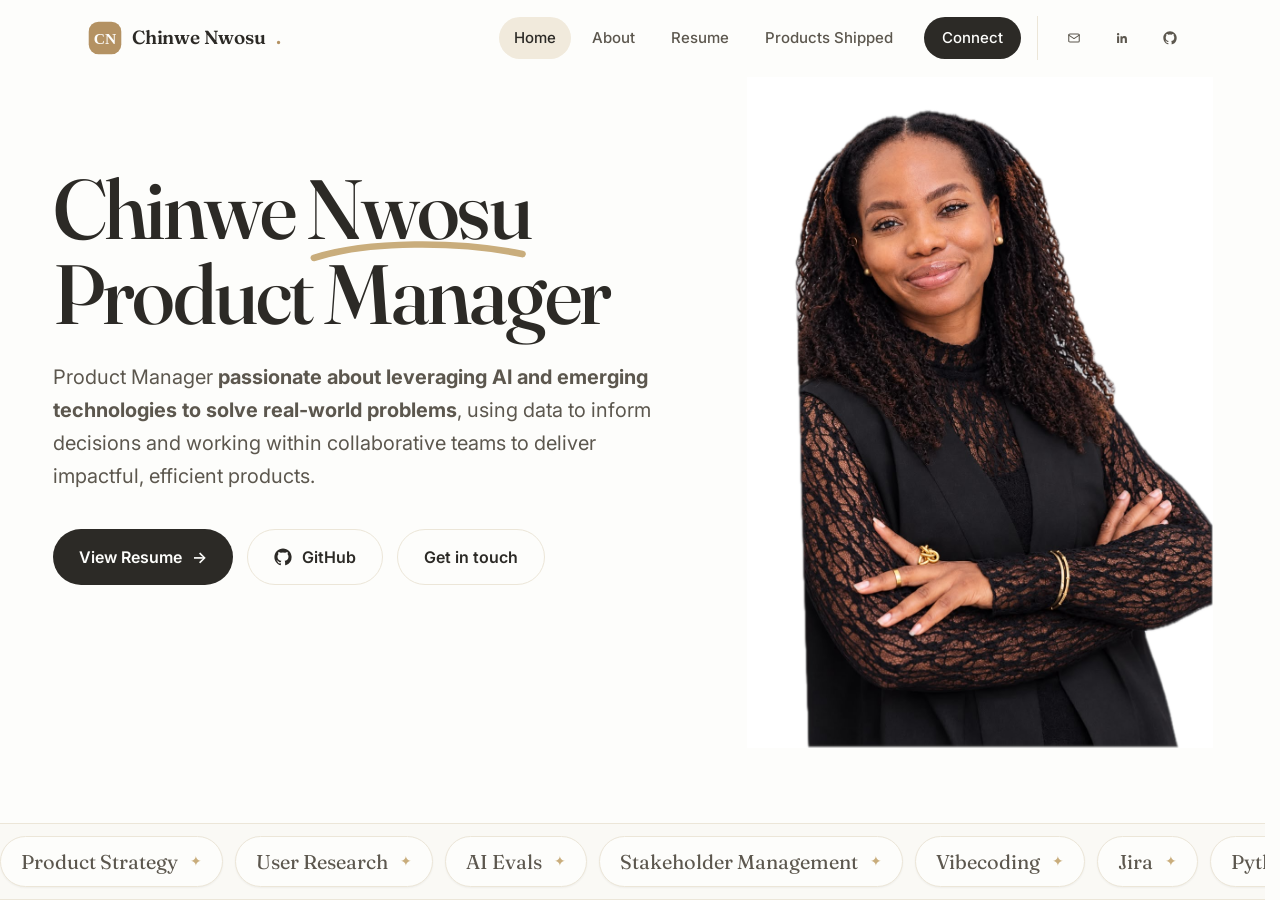
<file: index.html>
<!DOCTYPE html>
<html lang="en">
<head>
  <meta charset="UTF-8">
  <meta name="viewport" content="width=device-width, initial-scale=1.0">
  <title>Chinwe Nwosu — Product Manager</title>
  <meta name="description" content="Product Manager passionate about leveraging AI and emerging technologies to solve real-world problems.">
  <link rel="icon" type="image/svg+xml" href="images/logo.svg">
  <link rel="preconnect" href="https://fonts.googleapis.com">
  <link rel="preconnect" href="https://fonts.gstatic.com" crossorigin>
  <link href="https://fonts.googleapis.com/css2?family=Inter:wght@400;500;600;700&family=Fraunces:opsz,wght@9..144,400;9..144,500;9..144,600&display=swap" rel="stylesheet">
  <link rel="stylesheet" href="css/style.css">
</head>
<body class="home">

  <!-- ================= NAV ================= -->
  <header class="site-header">
    <div class="nav-inner">
      <a href="index.html" class="brand">
        <img src="images/logo.svg" alt="CN logo">Chinwe Nwosu<span class="dot">.</span>
      </a>

      <button class="nav-toggle" aria-label="Toggle menu" aria-expanded="false">
        <span></span><span></span><span></span>
      </button>

      <nav class="nav-links">
        <a href="index.html" class="active">Home</a>
        <a href="about.html">About</a>
        <a href="resume.html">Resume</a>
        <a href="products.html">Products Shipped</a>
        <a href="connect.html" class="nav-cta">Connect</a>

        <!-- Social icons -->
        <span class="nav-social">
          <a href="mailto:chinwenwosu73@gmail.com" aria-label="Email">
            <svg viewBox="0 0 24 24" fill="none" stroke="currentColor" stroke-width="1.8" stroke-linecap="round" stroke-linejoin="round"><rect x="3" y="5" width="18" height="14" rx="2"/><path d="M3 7l9 6 9-6"/></svg>
          </a>
          <a href="https://www.linkedin.com/in/chinwe-nwosu-0a4b8117b/" target="_blank" rel="noopener" aria-label="LinkedIn">
            <svg viewBox="0 0 24 24" fill="currentColor"><path d="M20.45 20.45h-3.55v-5.57c0-1.33-.03-3.04-1.85-3.04-1.86 0-2.14 1.45-2.14 2.94v5.67H9.35V9h3.41v1.56h.05c.47-.9 1.63-1.85 3.36-1.85 3.6 0 4.27 2.37 4.27 5.45v6.29zM5.34 7.43a2.06 2.06 0 1 1 0-4.12 2.06 2.06 0 0 1 0 4.12zM7.12 20.45H3.55V9h3.57v11.45z"/></svg>
          </a>
          <a href="https://github.com/chinwenwosu73-netizen?tab=repositories" target="_blank" rel="noopener" aria-label="GitHub">
            <svg viewBox="0 0 24 24" fill="currentColor"><path d="M12 .5C5.65.5.5 5.65.5 12c0 5.08 3.29 9.39 7.86 10.91.58.11.79-.25.79-.55v-1.94c-3.2.7-3.87-1.54-3.87-1.54-.52-1.33-1.28-1.68-1.28-1.68-1.04-.71.08-.7.08-.7 1.15.08 1.76 1.18 1.76 1.18 1.03 1.76 2.69 1.25 3.35.96.1-.75.4-1.25.72-1.54-2.55-.29-5.23-1.28-5.23-5.68 0-1.26.45-2.28 1.18-3.09-.12-.29-.51-1.46.11-3.05 0 0 .96-.31 3.15 1.18a10.9 10.9 0 0 1 5.74 0c2.19-1.49 3.15-1.18 3.15-1.18.62 1.59.23 2.76.11 3.05.74.81 1.18 1.83 1.18 3.09 0 4.41-2.69 5.38-5.25 5.67.41.35.77 1.05.77 2.12v3.15c0 .3.2.66.8.55A11.52 11.52 0 0 0 23.5 12C23.5 5.65 18.35.5 12 .5z"/></svg>
          </a>
        </span>
      </nav>
    </div>
  </header>

  <!-- ================= HERO ================= -->
  <section class="hero">
    <div class="hero-bg"></div>

    <div class="wrap hero-inner">
      <div class="hero-copy">
        <h1 class="reveal" data-delay="1">
          Chinwe <span class="hl">Nwosu<svg viewBox="0 0 220 30" preserveAspectRatio="none" aria-hidden="true"><path d="M8 24 C 60 6, 150 6, 212 20"/></svg></span>
          <br>
          Product Manager
        </h1>
        <p class="lede reveal" data-delay="2">
          Product Manager <strong>passionate about leveraging AI and emerging technologies to solve real-world problems</strong>, using data to inform decisions and working within collaborative teams to deliver impactful, efficient products.
        </p>

        <div class="hero-actions reveal" data-delay="3">
          <a href="resume.html" class="btn btn-primary">View Resume <span class="arr">→</span></a>
          <a href="https://github.com/chinwenwosu73-netizen?tab=repositories" target="_blank" rel="noopener" class="btn btn-ghost">
            <svg viewBox="0 0 24 24" fill="currentColor" aria-hidden="true"><path d="M12 .5C5.65.5.5 5.65.5 12c0 5.08 3.29 9.39 7.86 10.91.58.11.79-.25.79-.55v-1.94c-3.2.7-3.87-1.54-3.87-1.54-.52-1.33-1.28-1.68-1.28-1.68-1.04-.71.08-.7.08-.7 1.15.08 1.76 1.18 1.76 1.18 1.03 1.76 2.69 1.25 3.35.96.1-.75.4-1.25.72-1.54-2.55-.29-5.23-1.28-5.23-5.68 0-1.26.45-2.28 1.18-3.09-.12-.29-.51-1.46.11-3.05 0 0 .96-.31 3.15 1.18a10.9 10.9 0 0 1 5.74 0c2.19-1.49 3.15-1.18 3.15-1.18.62 1.59.23 2.76.11 3.05.74.81 1.18 1.83 1.18 3.09 0 4.41-2.69 5.38-5.25 5.67.41.35.77 1.05.77 2.12v3.15c0 .3.2.66.8.55A11.52 11.52 0 0 0 23.5 12C23.5 5.65 18.35.5 12 .5z"/></svg>
            GitHub
          </a>
          <button type="button" class="btn btn-ghost" id="openModalBtn">Get in touch</button>
        </div>
      </div>

      <!-- Hero portrait -->
      <div class="hero-photo reveal" data-delay="2">
        <div class="photo-frame">
          <div class="img-holder has-img">
            <img src="images/chinwe-new-headshot-cutout.png" alt="Chinwe Nwosu — portrait">
          </div>
        </div>
      </div>
    </div>
  </section>

  <!-- ================= SKILLS MARQUEE ================= -->
  <div class="marquee" aria-label="Skills and stack">
    <div class="marquee-track">
      <span class="marquee-item">Product Strategy</span>
      <span class="marquee-item">User Research</span>
      <span class="marquee-item">AI Evals</span>
      <span class="marquee-item">Stakeholder Management</span>
      <span class="marquee-item">Vibecoding</span>
      <span class="marquee-item">Jira</span>
      <span class="marquee-item">Python</span>
      <span class="marquee-item">SQL</span>
      <span class="marquee-item">Claude Code</span>
      <span class="marquee-item">Deepseek</span>
      <span class="marquee-item">Cursor</span>
      <span class="marquee-item">GitHub</span>
      <span class="marquee-item">Figma</span>
      <span class="marquee-item">Google Analytics</span>
      <span class="marquee-item">Microsoft Clarity</span>
      <!-- Duplicated for seamless loop -->
      <span class="marquee-item">Product Strategy</span>
      <span class="marquee-item">User Research</span>
      <span class="marquee-item">AI Evals</span>
      <span class="marquee-item">Stakeholder Management</span>
      <span class="marquee-item">Vibecoding</span>
      <span class="marquee-item">Jira</span>
      <span class="marquee-item">Python</span>
      <span class="marquee-item">SQL</span>
      <span class="marquee-item">Claude Code</span>
      <span class="marquee-item">Deepseek</span>
      <span class="marquee-item">Cursor</span>
      <span class="marquee-item">GitHub</span>
      <span class="marquee-item">Figma</span>
      <span class="marquee-item">Google Analytics</span>
      <span class="marquee-item">Microsoft Clarity</span>
    </div>
  </div>

  <!-- ================= MODAL (Get in touch) ================= -->
  <div class="modal-overlay" id="contactModal" role="dialog" aria-modal="true" aria-labelledby="modalTitle">
    <div class="modal" style="position: relative;">
      <button type="button" class="modal-close" id="modalClose" aria-label="Close">✕</button>
      <h3 id="modalTitle">Let's connect</h3>
      <p>I'd love to hear from you — reach out any time.</p>
      <div class="modal-links">
        <a href="mailto:chinwenwosu73@gmail.com">
          <svg viewBox="0 0 24 24" fill="none" stroke="currentColor" stroke-width="1.8" stroke-linecap="round" stroke-linejoin="round"><rect x="3" y="5" width="18" height="14" rx="2"/><path d="M3 7l9 6 9-6"/></svg>
          <span>chinwenwosu73@gmail.com<small>Email</small></span>
        </a>
        <a href="https://www.linkedin.com/in/chinwe-nwosu-0a4b8117b/" target="_blank" rel="noopener">
          <svg viewBox="0 0 24 24" fill="currentColor"><path d="M20.45 20.45h-3.55v-5.57c0-1.33-.03-3.04-1.85-3.04-1.86 0-2.14 1.45-2.14 2.94v5.67H9.35V9h3.41v1.56h.05c.47-.9 1.63-1.85 3.36-1.85 3.6 0 4.27 2.37 4.27 5.45v6.29zM5.34 7.43a2.06 2.06 0 1 1 0-4.12 2.06 2.06 0 0 1 0 4.12zM7.12 20.45H3.55V9h3.57v11.45z"/></svg>
          <span>Chinwe Nwosu<small>LinkedIn</small></span>
        </a>
      </div>
    </div>
  </div>

  <script src="js/main.js"></script>
</body>
</html>
</file>
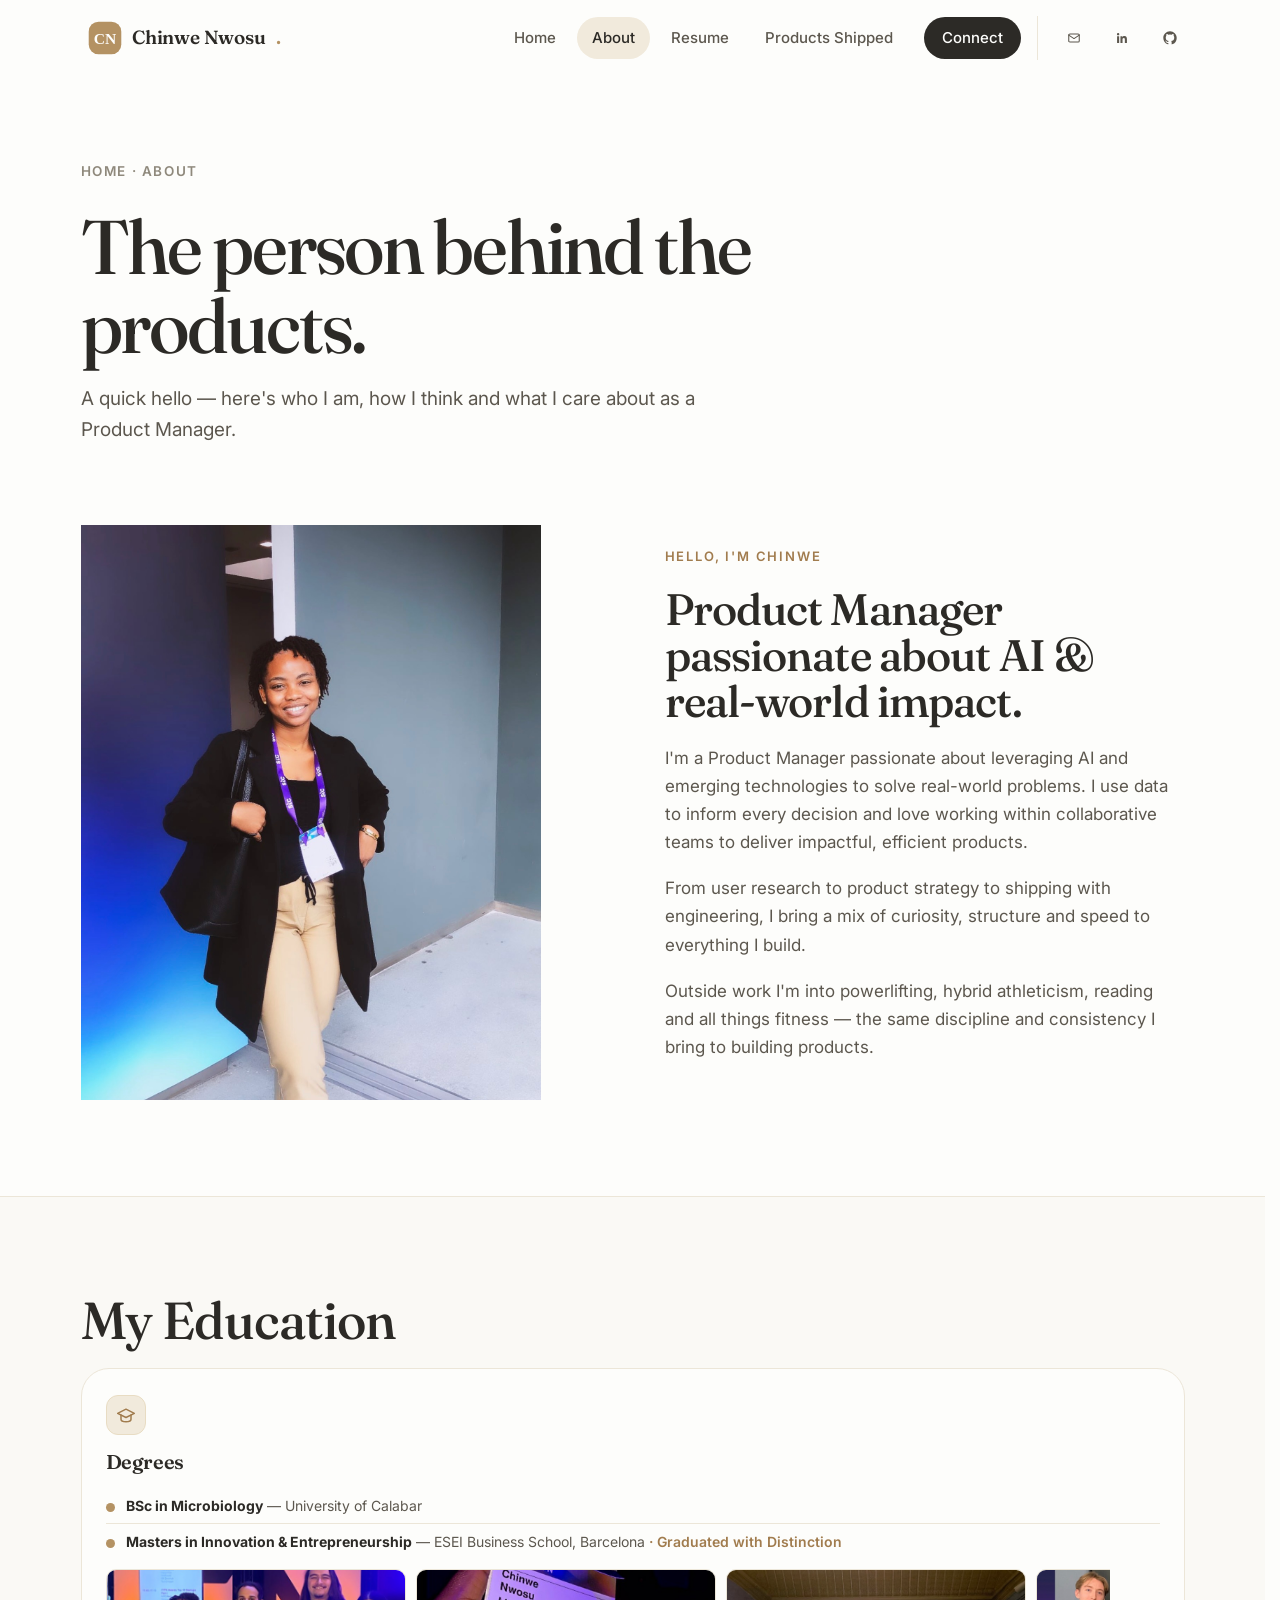
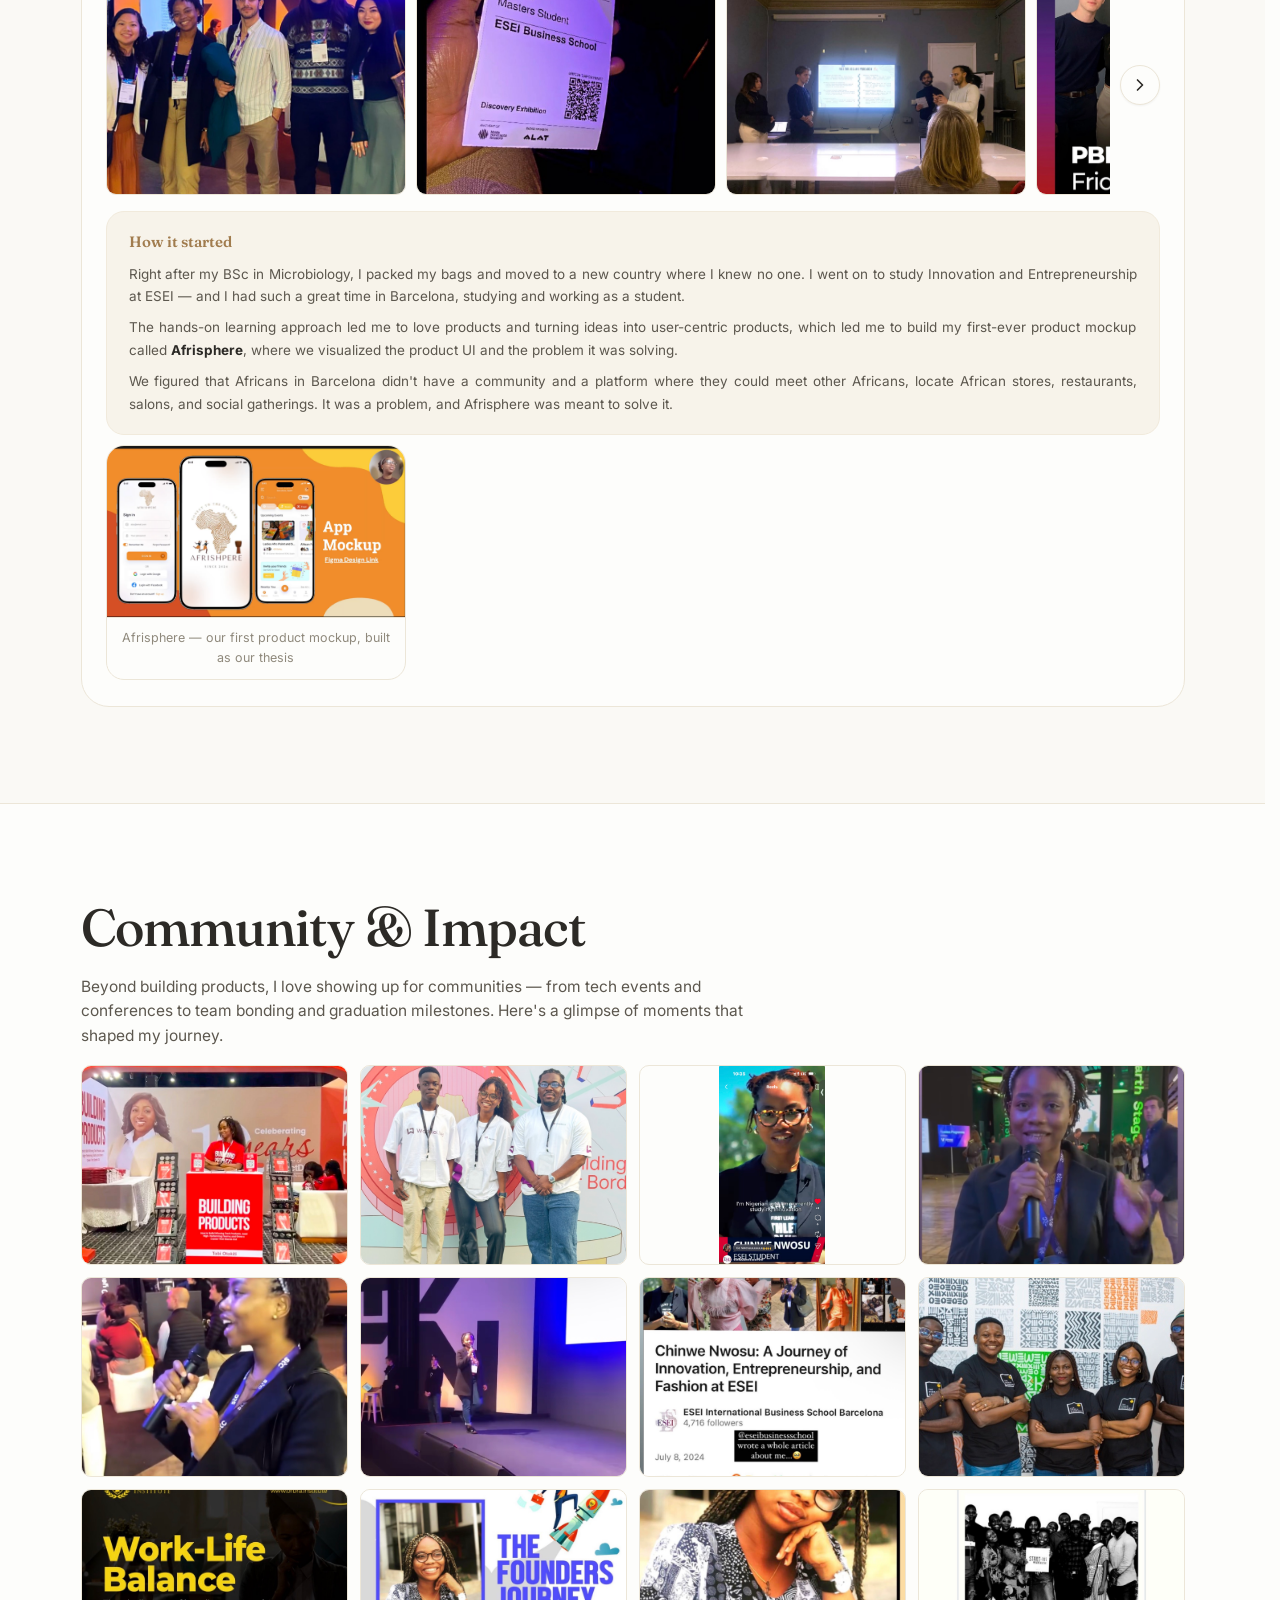
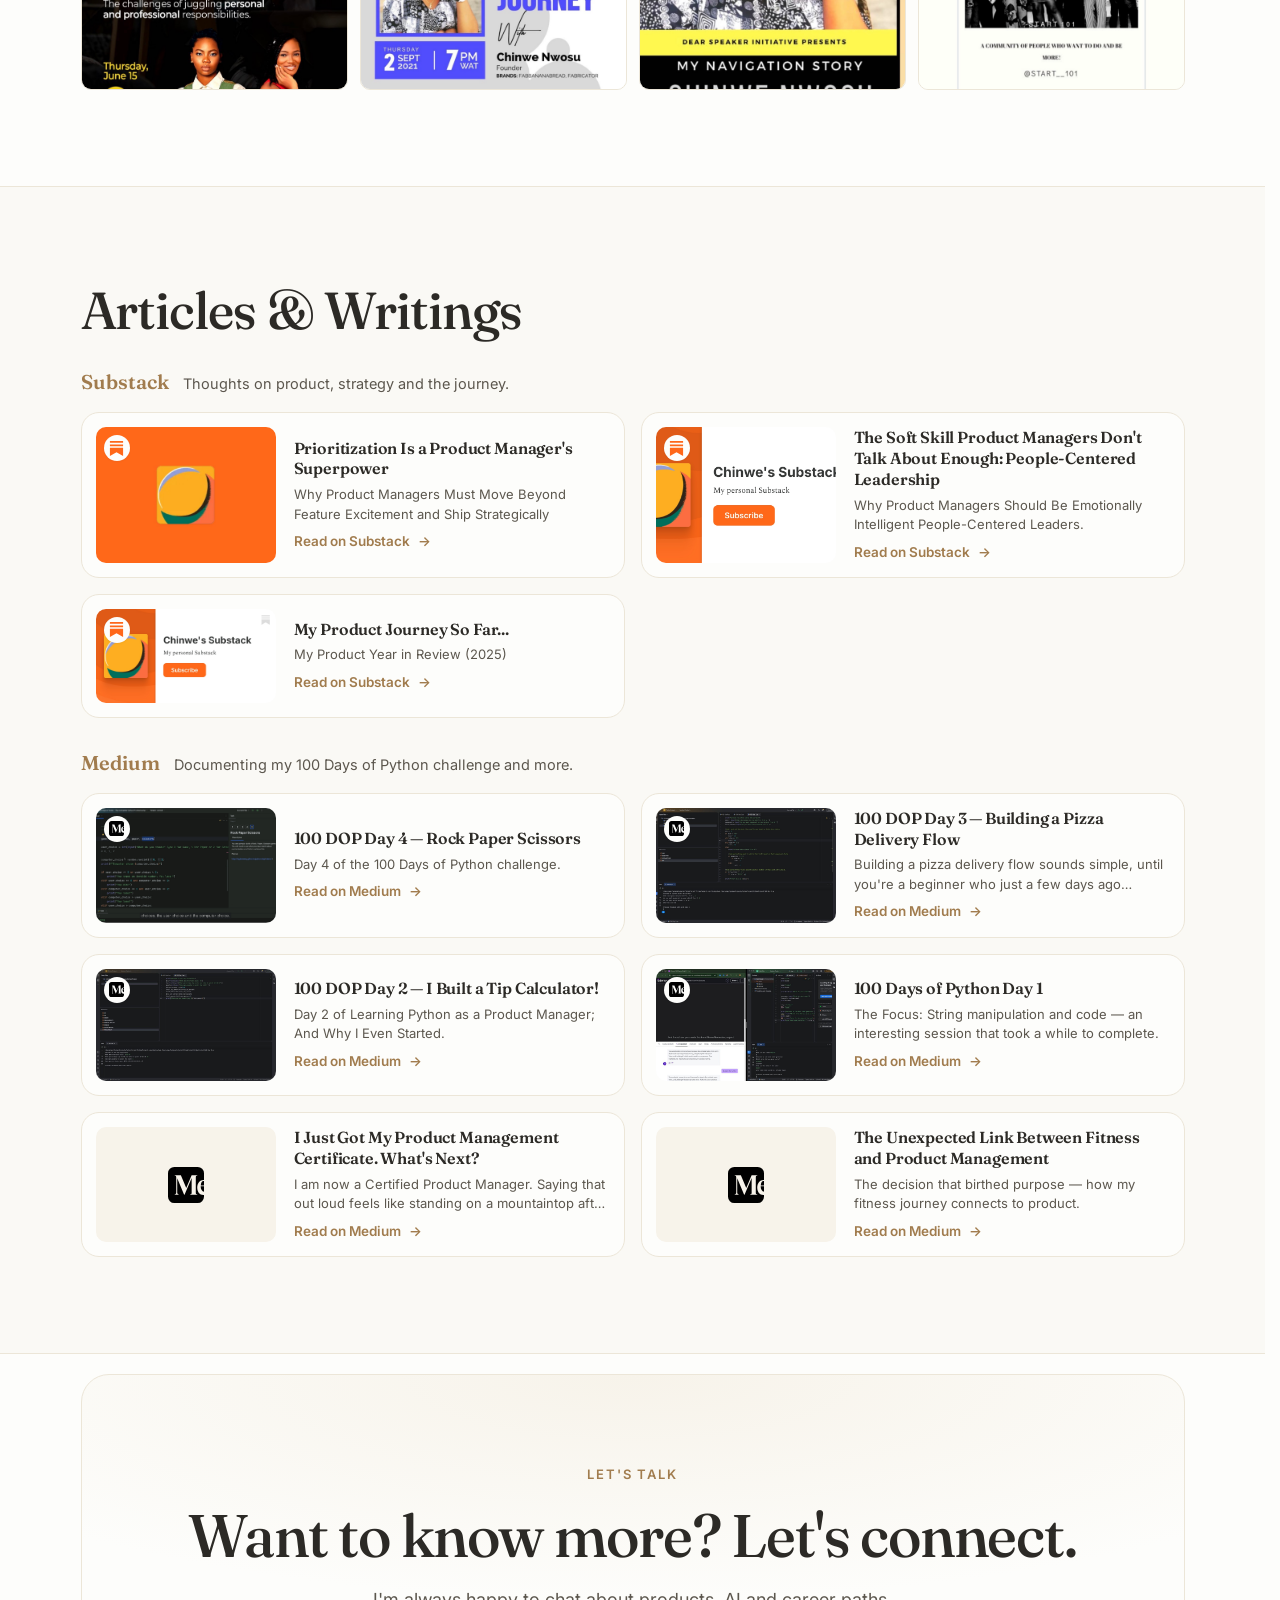
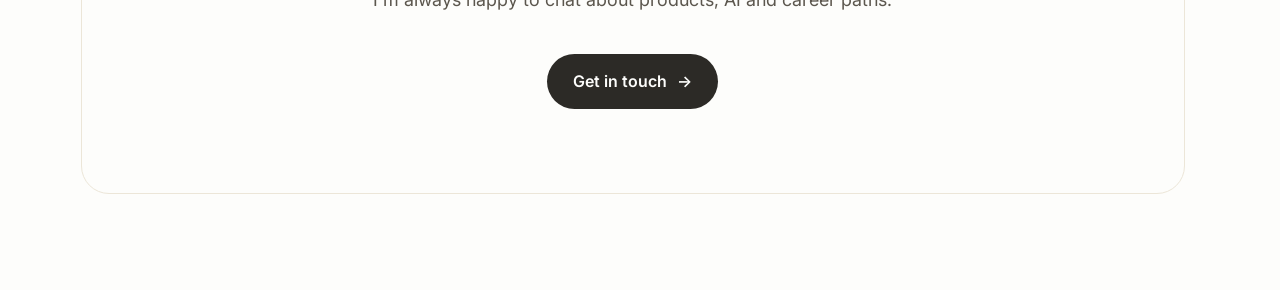
<file: about.html>
<!DOCTYPE html>
<html lang="en">
<head>
  <meta charset="UTF-8">
  <meta name="viewport" content="width=device-width, initial-scale=1.0">
  <title>About — Chinwe Nwosu</title>
  <meta name="description" content="About Chinwe Nwosu — Product Manager.">
  <link rel="icon" type="image/svg+xml" href="images/logo.svg">
  <link rel="preconnect" href="https://fonts.googleapis.com">
  <link rel="preconnect" href="https://fonts.gstatic.com" crossorigin>
  <link href="https://fonts.googleapis.com/css2?family=Inter:wght@400;500;600;700&family=Fraunces:opsz,wght@9..144,400;9..144,500;9..144,600&display=swap" rel="stylesheet">
  <link rel="stylesheet" href="css/style.css">
</head>
<body>

  <!-- ================= NAV ================= -->
  <header class="site-header">
    <div class="nav-inner">
      <a href="index.html" class="brand">
        <img src="images/logo.svg" alt="CN logo">Chinwe Nwosu<span class="dot">.</span>
      </a>

      <button class="nav-toggle" aria-label="Toggle menu" aria-expanded="false">
        <span></span><span></span><span></span>
      </button>

      <nav class="nav-links">
        <a href="index.html">Home</a>
        <a href="about.html" class="active">About</a>
        <a href="resume.html">Resume</a>
        <a href="products.html">Products Shipped</a>
        <a href="connect.html" class="nav-cta">Connect</a>

        <span class="nav-social">
          <a href="mailto:chinwenwosu73@gmail.com" aria-label="Email">
            <svg viewBox="0 0 24 24" fill="none" stroke="currentColor" stroke-width="1.8" stroke-linecap="round" stroke-linejoin="round"><rect x="3" y="5" width="18" height="14" rx="2"/><path d="M3 7l9 6 9-6"/></svg>
          </a>
          <a href="https://www.linkedin.com/in/chinwe-nwosu-0a4b8117b/" target="_blank" rel="noopener" aria-label="LinkedIn">
            <svg viewBox="0 0 24 24" fill="currentColor"><path d="M20.45 20.45h-3.55v-5.57c0-1.33-.03-3.04-1.85-3.04-1.86 0-2.14 1.45-2.14 2.94v5.67H9.35V9h3.41v1.56h.05c.47-.9 1.63-1.85 3.36-1.85 3.6 0 4.27 2.37 4.27 5.45v6.29zM5.34 7.43a2.06 2.06 0 1 1 0-4.12 2.06 2.06 0 0 1 0 4.12zM7.12 20.45H3.55V9h3.57v11.45z"/></svg>
          </a>
          <a href="https://github.com/chinwenwosu73-netizen?tab=repositories" target="_blank" rel="noopener" aria-label="GitHub">
            <svg viewBox="0 0 24 24" fill="currentColor"><path d="M12 .5C5.65.5.5 5.65.5 12c0 5.08 3.29 9.39 7.86 10.91.58.11.79-.25.79-.55v-1.94c-3.2.7-3.87-1.54-3.87-1.54-.52-1.33-1.28-1.68-1.28-1.68-1.04-.71.08-.7.08-.7 1.15.08 1.76 1.18 1.76 1.18 1.03 1.76 2.69 1.25 3.35.96.1-.75.4-1.25.72-1.54-2.55-.29-5.23-1.28-5.23-5.68 0-1.26.45-2.28 1.18-3.09-.12-.29-.51-1.46.11-3.05 0 0 .96-.31 3.15 1.18a10.9 10.9 0 0 1 5.74 0c2.19-1.49 3.15-1.18 3.15-1.18.62 1.59.23 2.76.11 3.05.74.81 1.18 1.83 1.18 3.09 0 4.41-2.69 5.38-5.25 5.67.41.35.77 1.05.77 2.12v3.15c0 .3.2.66.8.55A11.52 11.52 0 0 0 23.5 12C23.5 5.65 18.35.5 12 .5z"/></svg>
          </a>
        </span>
      </nav>
    </div>
  </header>

  <!-- ================= PAGE HERO ================= -->
  <section class="page-hero">
    <div class="wrap">
      <div class="breadcrumb reveal"><a href="index.html">Home</a> · About</div>
      <h1 class="reveal" data-delay="1">The person behind the products.</h1>
      <p class="lede reveal" data-delay="2">
        A quick hello — here's who I am, how I think and what I care about as a Product Manager.
      </p>
    </div>
  </section>

  <!-- ================= BIO ================= -->
  <section style="padding-top: 40px;">
    <div class="wrap split">
      <div class="reveal">
        <div class="photo-frame" style="max-width: 460px;">
          <div class="img-holder has-img">
            <img src="images/4yfn-con.jpg" alt="Chinwe Nwosu — at 4YFN">
          </div>
        </div>
      </div>
      <div>
        <span class="kicker reveal">Hello, I'm Chinwe</span>
        <h2 class="section-title reveal" style="font-size: clamp(30px, 4vw, 44px);">Product Manager passionate about AI & real-world impact.</h2>
        <div class="reveal" style="color: var(--ink-soft); font-size: 17px; max-width: 62ch;">
          <p style="margin-bottom: 18px;">
            I'm a Product Manager passionate about leveraging AI and emerging
            technologies to solve real-world problems. I use data to inform every
            decision and love working within collaborative teams to deliver
            impactful, efficient products.
          </p>
          <p style="margin-bottom: 18px;">
            From user research to product strategy to shipping with engineering,
            I bring a mix of curiosity, structure and speed to everything I build.
          </p>
          <p style="margin-bottom: 24px;">
            Outside work I'm into powerlifting, hybrid athleticism, reading and
            all things fitness — the same discipline and consistency I bring to
            building products.
          </p>
        </div>
      </div>
    </div>
  </section>

  <!-- ================= EDUCATION ================= -->
  <section style="background: var(--paper); border-top: 1px solid var(--line); border-bottom: 1px solid var(--line);">
    <div class="wrap">
      <div class="section-head reveal">
        <h2 class="section-title">My Education</h2>
      </div>

      <div class="edu-grid reveal" id="eduGrid">

        <!-- Degrees -->
        <div class="edu-card">
          <div class="edu-card-icon">
            <svg viewBox="0 0 24 24" fill="none" stroke="currentColor" stroke-width="1.8" stroke-linecap="round" stroke-linejoin="round"><path d="M22 10L12 5 2 10l10 5 10-5z"/><path d="M6 12v5c0 1.7 2.7 3 6 3s6-1.3 6-3v-5"/></svg>
          </div>
          <h3>Degrees</h3>
          <ul class="edu-degrees">
            <li><strong>BSc in Microbiology</strong> — University of Calabar</li>
            <li><strong>Masters in Innovation &amp; Entrepreneurship</strong> — ESEI Business School, Barcelona <em class="edu-honour">· Graduated with Distinction</em></li>
          </ul>

          <div class="edu-gallery-wrap">
            <button type="button" class="gallery-arrow gallery-arrow--left" id="galleryPrev" aria-label="Scroll gallery left">
              <svg viewBox="0 0 24 24" fill="none" stroke="currentColor" stroke-width="2" stroke-linecap="round" stroke-linejoin="round"><path d="M15 18l-6-6 6-6"/></svg>
            </button>
            <div class="edu-gallery">
              <figure class="gallery-item">
                <img src="images/esei/esei-1.jpg" alt="MWC Conference Barcelona 2024" style="object-fit: cover; object-position: center 35%;">
                <figcaption>MWC Conference Barcelona 2024</figcaption>
              </figure>
              <figure class="gallery-item">
                <img src="images/esei/esei-2.jpg" alt="MWC 2024">
                <figcaption>MWC 2024</figcaption>
              </figure>
              <figure class="gallery-item">
                <img src="images/esei/esei-3.jpg" alt="First semester Final presentation at ESEI">
                <figcaption>First semester Final presentation at ESEI</figcaption>
              </figure>
              <figure class="gallery-item">
                <img src="images/esei/esei-4.jpg" alt="With FridayFlats CEO">
                <figcaption>With FridayFlats CEO</figcaption>
              </figure>
              <figure class="gallery-item">
                <img src="images/esei/esei-5.jpg" alt="ESEI Study trip to Madrid">
                <figcaption>ESEI Study trip to Madrid</figcaption>
              </figure>
              <figure class="gallery-item">
                <img src="images/esei/esei-6.jpg" alt="ESEI Team Bonding Event">
                <figcaption>ESEI Team Bonding Event</figcaption>
              </figure>
            </div>
            <button type="button" class="gallery-arrow gallery-arrow--right" id="galleryNext" aria-label="Scroll gallery right">
              <svg viewBox="0 0 24 24" fill="none" stroke="currentColor" stroke-width="2" stroke-linecap="round" stroke-linejoin="round"><path d="M9 6l6 6-6 6"/></svg>
            </button>
          </div>

          <div class="edu-story">
            <h4>How it started</h4>
            <p>Right after my BSc in Microbiology, I packed my bags and moved to a new country where I knew no one. I went on to study Innovation and Entrepreneurship at ESEI — and I had such a great time in Barcelona, studying and working as a student.</p>
            <p>The hands-on learning approach led me to love products and turning ideas into user-centric products, which led me to build my first-ever product mockup called <strong>Afrisphere</strong>, where we visualized the product UI and the problem it was solving.</p>
            <p>We figured that Africans in Barcelona didn't have a community and a platform where they could meet other Africans, locate African stores, restaurants, salons, and social gatherings. It was a problem, and Afrisphere was meant to solve it.</p>
          </div>
          <figure class="edu-mockup edu-mockup--small">
            <img src="images/afrisphere.png" alt="Afrisphere — first product mockup">
            <figcaption>Afrisphere — our first product mockup, built as our thesis</figcaption>
          </figure>
        </div>

      </div>
    </div>
  </section>

  <!-- ================= COMMUNITY & IMPACT ================= -->
  <section>
    <div class="wrap">
      <div class="section-head reveal">
        <h2 class="section-title">Community &amp; Impact</h2>
      </div>

      <div class="impact-intro reveal">
        <p>Beyond building products, I love showing up for communities — from tech events and conferences to team bonding and graduation milestones. Here's a glimpse of moments that shaped my journey.</p>
      </div>

      <!-- Scrollable photo section -->
      <div class="impact-gallery reveal" id="impactGallery">
        <figure class="impact-photo">
          <img src="images/impact/impact-13.jpg" alt="Product Dive">
          <figcaption>Product Dive, 2025</figcaption>
        </figure>
        <figure class="impact-photo">
          <img src="images/impact/impact-11.jpg" alt="Stable Africa Hackathon">
          <figcaption>Stable Africa Hackathon, 2025</figcaption>
        </figure>
        <figure class="impact-photo">
          <img src="images/impact/impact-10.jpg" alt="ESEI Interview" style="object-fit: contain; object-position: center 40%;">
          <figcaption>ESEI Interview, 2024</figcaption>
        </figure>
        <figure class="impact-photo">
          <img src="images/impact/impact-8.jpg" alt="MWC Pitch Event">
          <figcaption>MWC Pitch Event, 2024</figcaption>
        </figure>
        <figure class="impact-photo">
          <img src="images/impact/impact-7.jpg" alt="4YFN Backstage">
          <figcaption>4YFN Backstage 2024</figcaption>
        </figure>
        <figure class="impact-photo">
          <img src="images/impact/impact-6.jpg" alt="4YFN Startup Pitch">
          <figcaption>4YFN Startup Pitch, 2024</figcaption>
        </figure>
        <a class="impact-photo" href="https://www.linkedin.com/pulse/from-fashion-tech-inspiring-journey-esei-alumna-chinwe-nwosu-m1che/" target="_blank" rel="noopener">
          <img src="images/impact/impact-9.jpg" alt="ESEI Business School Barcelona Article" style="object-position: center 18%;">
          <figcaption>ESEI Business School Barcelona Article, 2024</figcaption>
        </a>
        <figure class="impact-photo">
          <img src="images/impact/impact-12.jpg" alt="The Orbra Company">
          <figcaption>The Orbra Company, 2022</figcaption>
        </figure>
        <figure class="impact-photo">
          <img src="images/impact/impact-5.jpg" alt="The Orbra Company">
          <figcaption>The Orbra Company, 2022</figcaption>
        </figure>
        <figure class="impact-photo">
          <img src="images/impact/impact-4.jpg" alt="PSIFON Community">
          <figcaption>PSIFON Community, 2021</figcaption>
        </figure>
        <figure class="impact-photo">
          <img src="images/impact/impact-3.jpg" alt="Dear Speaker Initiative">
          <figcaption>Dear Speaker Initiative, 2020</figcaption>
        </figure>
        <figure class="impact-photo">
          <img src="images/impact/impact-1.jpg" alt="START 101 Event">
          <figcaption>START 101 Event, 2019</figcaption>
        </figure>
      </div>
    </div>
  </section>

  <!-- ================= ARTICLES & WRITINGS ================= -->
  <section style="background: var(--paper); border-top: 1px solid var(--line); border-bottom: 1px solid var(--line);">
    <div class="wrap">
      <div class="section-head reveal">
        <h2 class="section-title">Articles &amp; Writings</h2>
      </div>

      <div class="writing-sub reveal">
        <span class="writing-label">Substack</span>
        <p>Thoughts on product, strategy and the journey.</p>
      </div>
      <div class="article-list reveal">
        <a class="article-card" href="https://chinwenwosu73.substack.com/p/prioritization-is-a-product-managers" target="_blank" rel="noopener">
          <span class="article-media">
            <img src="images/articles/substack-prioritization.jpg" alt="Prioritization Is a Product Manager's Superpower">
            <span class="article-logo"><img src="images/icons/substack.svg" alt="Substack"></span>
          </span>
          <span class="article-body">
            <h3>Prioritization Is a Product Manager's Superpower</h3>
            <p>Why Product Managers Must Move Beyond Feature Excitement and Ship Strategically</p>
            <span class="article-link">Read on Substack <span class="arr">→</span></span>
          </span>
        </a>
        <a class="article-card" href="https://chinwenwosu73.substack.com/p/the-soft-skill-product-managers-dont" target="_blank" rel="noopener">
          <span class="article-media">
            <img src="images/articles/substack-cover.jpg" alt="The Soft Skill Product Managers Don't Talk About Enough">
            <span class="article-logo"><img src="images/icons/substack.svg" alt="Substack"></span>
          </span>
          <span class="article-body">
            <h3>The Soft Skill Product Managers Don't Talk About Enough: People-Centered Leadership</h3>
            <p>Why Product Managers Should Be Emotionally Intelligent People-Centered Leaders.</p>
            <span class="article-link">Read on Substack <span class="arr">→</span></span>
          </span>
        </a>
        <a class="article-card" href="https://chinwenwosu73.substack.com/p/my-product-journey-so-far" target="_blank" rel="noopener">
          <span class="article-media">
            <img src="images/articles/substack-cover.jpg" alt="My Product Journey So Far">
            <span class="article-logo"><img src="images/icons/substack.svg" alt="Substack"></span>
          </span>
          <span class="article-body">
            <h3>My Product Journey So Far...</h3>
            <p>My Product Year in Review (2025)</p>
            <span class="article-link">Read on Substack <span class="arr">→</span></span>
          </span>
        </a>
      </div>

      <div class="writing-sub reveal">
        <span class="writing-label">Medium</span>
        <p>Documenting my 100 Days of Python challenge and more.</p>
      </div>
      <div class="article-list reveal">
        <a class="article-card" href="https://medium.com/@chinwenwosu73/100-dop-day-4-245dedbb2213" target="_blank" rel="noopener">
          <span class="article-media">
            <img src="images/articles/medium-day4.png" alt="100 DOP Day 4 — Rock Paper Scissors">
            <span class="article-logo"><img src="images/icons/medium.svg" alt="Medium"></span>
          </span>
          <span class="article-body">
            <h3>100 DOP Day 4 — Rock Paper Scissors</h3>
            <p>Day 4 of the 100 Days of Python challenge.</p>
            <span class="article-link">Read on Medium <span class="arr">→</span></span>
          </span>
        </a>
        <a class="article-card" href="https://medium.com/@chinwenwosu73/100-dop-day-3-6e048823e8c7" target="_blank" rel="noopener">
          <span class="article-media">
            <img src="images/articles/medium-day3.jpg" alt="100 DOP Day 3 — Building a Pizza Delivery Flow">
            <span class="article-logo"><img src="images/icons/medium.svg" alt="Medium"></span>
          </span>
          <span class="article-body">
            <h3>100 DOP Day 3 — Building a Pizza Delivery Flow</h3>
            <p>Building a pizza delivery flow sounds simple, until you're a beginner who just a few days ago couldn't write a single line of code.</p>
            <span class="article-link">Read on Medium <span class="arr">→</span></span>
          </span>
        </a>
        <a class="article-card" href="https://medium.com/@chinwenwosu73/100-dop-day-2-i-built-a-tip-calculator-6678d294712c" target="_blank" rel="noopener">
          <span class="article-media">
            <img src="images/articles/medium-day2.jpg" alt="100 DOP Day 2 — I Built a Tip Calculator!">
            <span class="article-logo"><img src="images/icons/medium.svg" alt="Medium"></span>
          </span>
          <span class="article-body">
            <h3>100 DOP Day 2 — I Built a Tip Calculator!</h3>
            <p>Day 2 of Learning Python as a Product Manager; And Why I Even Started.</p>
            <span class="article-link">Read on Medium <span class="arr">→</span></span>
          </span>
        </a>
        <a class="article-card" href="https://medium.com/@chinwenwosu73/100-days-of-python-day-1-1d7ec1cb7dbf" target="_blank" rel="noopener">
          <span class="article-media">
            <img src="images/articles/medium-day1.jpg" alt="100 Days of Python Day 1">
            <span class="article-logo"><img src="images/icons/medium.svg" alt="Medium"></span>
          </span>
          <span class="article-body">
            <h3>100 Days of Python Day 1</h3>
            <p>The Focus: String manipulation and code — an interesting session that took a while to complete.</p>
            <span class="article-link">Read on Medium <span class="arr">→</span></span>
          </span>
        </a>
        <a class="article-card" href="https://medium.com/@chinwenwosu73/i-just-got-my-product-management-certificate-whats-next-723d1aed3b6f" target="_blank" rel="noopener">
          <span class="article-media article-media--logo">
            <img src="images/icons/medium.svg" alt="Medium">
          </span>
          <span class="article-body">
            <h3>I Just Got My Product Management Certificate. What's Next?</h3>
            <p>I am now a Certified Product Manager. Saying that out loud feels like standing on a mountaintop after a long, uncertain climb.</p>
            <span class="article-link">Read on Medium <span class="arr">→</span></span>
          </span>
        </a>
        <a class="article-card" href="https://medium.com/@chinwenwosu73/the-unexpected-link-between-fitness-and-product-management-and-the-decision-that-birthed-purpose-309a219e58cb" target="_blank" rel="noopener">
          <span class="article-media article-media--logo">
            <img src="images/icons/medium.svg" alt="Medium">
          </span>
          <span class="article-body">
            <h3>The Unexpected Link Between Fitness and Product Management</h3>
            <p>The decision that birthed purpose — how my fitness journey connects to product.</p>
            <span class="article-link">Read on Medium <span class="arr">→</span></span>
          </span>
        </a>
      </div>
    </div>
  </section>

  <!-- ================= CONNECT CTA ================= -->
  <section style="padding-top: 20px;">
    <div class="wrap">
      <div class="connect-wrap reveal">
        <span class="kicker">Let's talk</span>
        <h2>Want to know more? Let's connect.</h2>
        <p>I'm always happy to chat about products, AI and career paths.</p>
        <a href="mailto:chinwenwosu73@gmail.com" class="btn btn-primary">Get in touch <span class="arr">→</span></a>
      </div>
    </div>
  </section>

  <script src="js/main.js"></script>
</body>
</html>
</file>
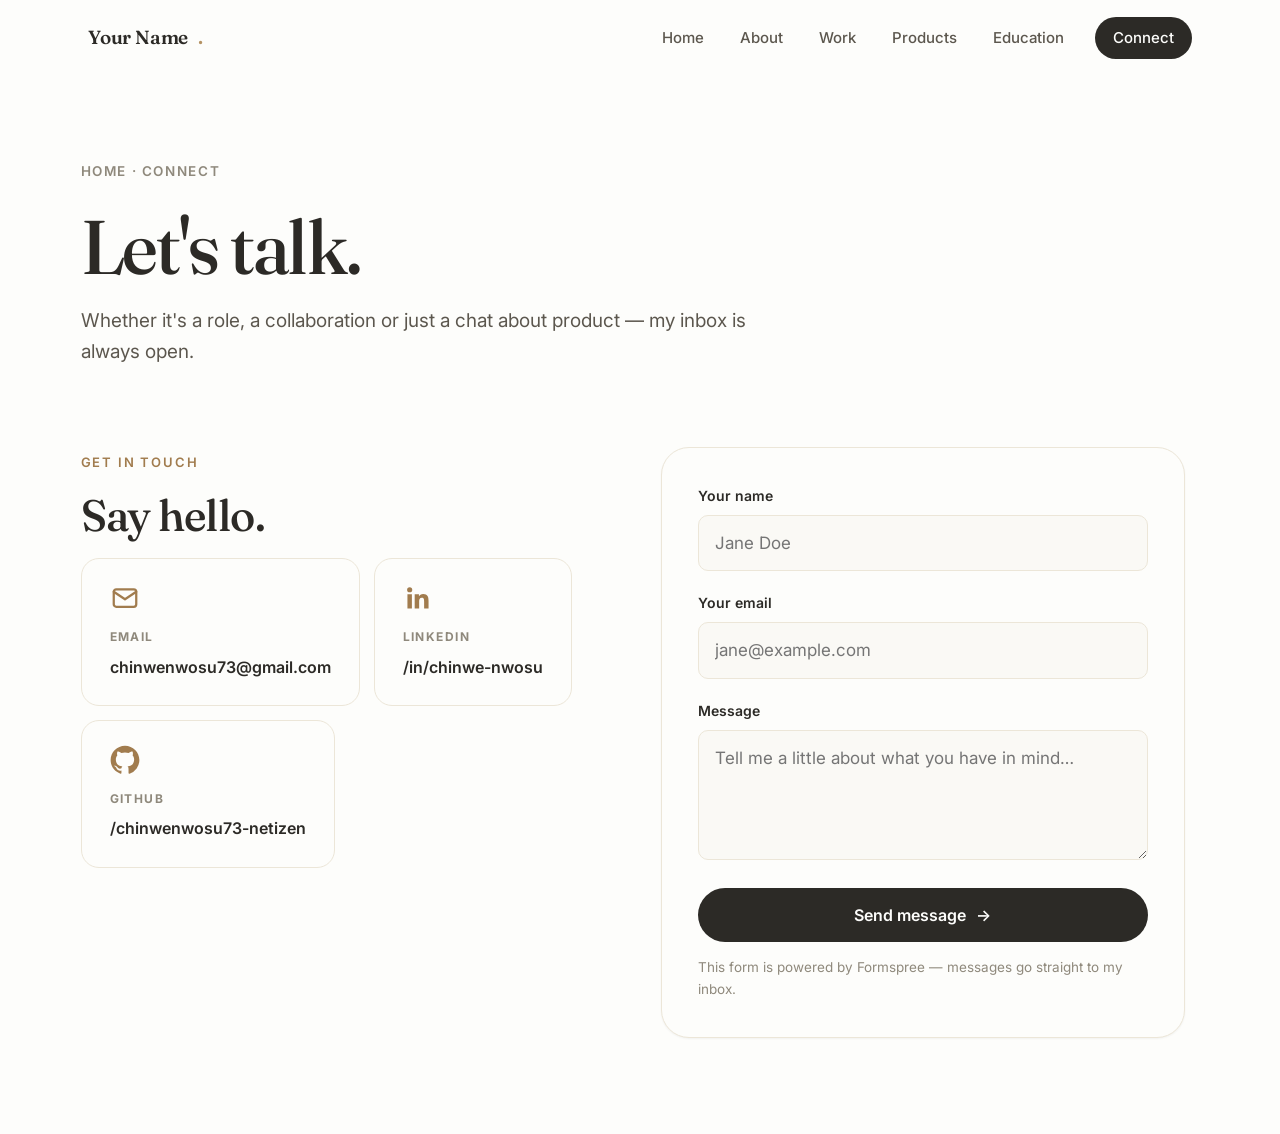
<file: connect.html>
<!DOCTYPE html>
<html lang="en">
<head>
  <meta charset="UTF-8">
  <meta name="viewport" content="width=device-width, initial-scale=1.0">
  <title>Connect — Your Name</title>
  <meta name="description" content="Get in touch with Your Name — Product Manager.">
  <link rel="preconnect" href="https://fonts.googleapis.com">
  <link rel="preconnect" href="https://fonts.gstatic.com" crossorigin>
  <link href="https://fonts.googleapis.com/css2?family=Inter:wght@400;500;600;700&family=Fraunces:opsz,wght@9..144,400;9..144,500;9..144,600&display=swap" rel="stylesheet">
  <link rel="stylesheet" href="css/style.css">
  <style>
    /* Page-specific styles for the contact form */
    .contact-grid { display: grid; grid-template-columns: 1fr 1fr; gap: 56px; align-items: start; }
    .contact-intro p { color: var(--ink-soft); font-size: 17px; max-width: 46ch; margin-bottom: 28px; }

    /* Platform logo in connect cards */
    .connect-card .clogo {
      width: 30px; height: 30px;
      color: var(--beige-600);
      margin-bottom: 14px;
      display: block;
      transition: transform .3s var(--ease), color .3s;
    }
    .connect-card:hover .clogo { transform: translateY(-2px) scale(1.06); color: var(--ink); }
    .connect-card { position: relative; }
    .contact-form {
      background: var(--white);
      border: 1px solid var(--line);
      border-radius: var(--radius-lg);
      padding: 36px;
      box-shadow: var(--shadow-1);
    }
    .field { margin-bottom: 20px; }
    .field label { display: block; font-size: 14px; font-weight: 600; margin-bottom: 8px; color: var(--ink); }
    .field input, .field textarea, .field select {
      width: 100%;
      padding: 13px 16px;
      border: 1px solid var(--line);
      border-radius: var(--radius-sm);
      background: var(--paper);
      font: inherit;
      color: var(--ink);
      transition: border-color .2s, box-shadow .2s, background .2s;
    }
    .field input:focus, .field textarea:focus, .field select:focus {
      outline: none;
      border-color: var(--beige-400);
      background: var(--white);
      box-shadow: 0 0 0 4px var(--beige-50);
    }
    .field textarea { resize: vertical; min-height: 130px; }
    .form-note { font-size: 13.5px; color: var(--ink-faint); margin-top: 14px; }
    .form-success {
      display: none;
      background: var(--beige-50);
      border: 1px solid var(--beige-200);
      color: var(--beige-600);
      border-radius: var(--radius-sm);
      padding: 16px 18px;
      font-weight: 600;
      margin-bottom: 22px;
    }
    .form-success.show { display: block; }
    @media (max-width: 860px) { .contact-grid { grid-template-columns: 1fr; gap: 40px; } }
  </style>
</head>
<body>

  <!-- ================= NAV ================= -->
  <header class="site-header">
    <div class="nav-inner">
      <a href="index.html" class="brand">Your Name<span class="dot">.</span></a>

      <button class="nav-toggle" aria-label="Toggle menu" aria-expanded="false">
        <span></span><span></span><span></span>
      </button>

      <nav class="nav-links">
        <a href="index.html">Home</a>
        <a href="about.html">About</a>
        <a href="work.html">Work</a>
        <a href="products.html">Products</a>
        <a href="education.html">Education</a>
        <a href="connect.html" class="active nav-cta">Connect</a>
      </nav>
    </div>
  </header>

  <!-- ================= PAGE HERO ================= -->
  <section class="page-hero">
    <div class="wrap">
      <div class="breadcrumb reveal"><a href="index.html">Home</a> · Connect</div>
      <h1 class="reveal" data-delay="1">Let's talk.</h1>
      <p class="lede reveal" data-delay="2">
        Whether it's a role, a collaboration or just a chat about product — my inbox
        is always open.
      </p>
    </div>
  </section>

  <!-- ================= CONTACT ================= -->
  <section style="padding-top: 40px;">
    <div class="wrap contact-grid">

      <!-- Left: intro + links -->
      <div class="contact-intro">
        <span class="kicker reveal">Get in touch</span>
        <h2 class="section-title reveal" style="font-size: clamp(30px, 4vw, 44px);">Say hello.</h2>

        <div class="connect-links reveal" style="justify-content: flex-start; margin-bottom: 0;">
          <a href="mailto:chinwenwosu73@gmail.com" class="connect-card">
            <svg class="clogo" viewBox="0 0 24 24" fill="none" stroke="currentColor" stroke-width="1.8" stroke-linecap="round" stroke-linejoin="round" aria-hidden="true">
              <rect x="3" y="5" width="18" height="14" rx="2"></rect>
              <path d="M3 7l9 6 9-6"></path>
            </svg>
            <span class="clabel">Email</span>
            <span class="cval">chinwenwosu73@gmail.com</span>
          </a>
          <a href="https://www.linkedin.com/in/chinwe-nwosu-0a4b8117b/" target="_blank" rel="noopener" class="connect-card">
            <svg class="clogo" viewBox="0 0 24 24" fill="currentColor" aria-hidden="true">
              <path d="M20.45 20.45h-3.55v-5.57c0-1.33-.03-3.04-1.85-3.04-1.86 0-2.14 1.45-2.14 2.94v5.67H9.35V9h3.41v1.56h.05c.47-.9 1.63-1.85 3.36-1.85 3.6 0 4.27 2.37 4.27 5.45v6.29zM5.34 7.43a2.06 2.06 0 1 1 0-4.12 2.06 2.06 0 0 1 0 4.12zM7.12 20.45H3.55V9h3.57v11.45z"></path>
            </svg>
            <span class="clabel">LinkedIn</span>
            <span class="cval">/in/chinwe-nwosu</span>
          </a>
          <a href="https://github.com/chinwenwosu73-netizen?tab=repositories" target="_blank" rel="noopener" class="connect-card">
            <svg class="clogo" viewBox="0 0 24 24" fill="currentColor" aria-hidden="true">
              <path d="M12 .5C5.65.5.5 5.65.5 12c0 5.08 3.29 9.39 7.86 10.91.58.11.79-.25.79-.55v-1.94c-3.2.7-3.87-1.54-3.87-1.54-.52-1.33-1.28-1.68-1.28-1.68-1.04-.71.08-.7.08-.7 1.15.08 1.76 1.18 1.76 1.18 1.03 1.76 2.69 1.25 3.35.96.1-.75.4-1.25.72-1.54-2.55-.29-5.23-1.28-5.23-5.68 0-1.26.45-2.28 1.18-3.09-.12-.29-.51-1.46.11-3.05 0 0 .96-.31 3.15 1.18a10.9 10.9 0 0 1 5.74 0c2.19-1.49 3.15-1.18 3.15-1.18.62 1.59.23 2.76.11 3.05.74.81 1.18 1.83 1.18 3.09 0 4.41-2.69 5.38-5.25 5.67.41.35.77 1.05.77 2.12v3.15c0 .3.2.66.8.55A11.52 11.52 0 0 0 23.5 12C23.5 5.65 18.35.5 12 .5z"></path>
            </svg>
            <span class="clabel">GitHub</span>
            <span class="cval">/chinwenwosu73-netizen</span>
          </a>
        </div>
      </div>

      <!-- Right: form -->
      <div class="contact-form reveal" data-delay="2">
        <div class="form-success" id="formSuccess">Thanks! Your message has been sent — I'll get back to you soon. ✨</div>

        <form id="contactForm" action="https://formspree.io/f/maeywyjy" method="POST" novalidate>
          <input type="hidden" name="_replyto" value="%email%">
          <input type="hidden" name="_subject" value="New message from your website">
          <div class="field">
            <label for="fName">Your name</label>
            <input type="text" id="fName" name="name" placeholder="Jane Doe" required>
          </div>

          <div class="field">
            <label for="fEmail">Your email</label>
            <input type="email" id="fEmail" name="email" placeholder="jane@example.com" required>
          </div>

          <div class="field">
            <label for="fMsg">Message</label>
            <textarea id="fMsg" name="message" placeholder="Tell me a little about what you have in mind…" required></textarea>
          </div>

          <button type="submit" class="btn btn-primary" style="width: 100%; justify-content: center;">Send message <span class="arr">→</span></button>
          <p class="form-note" id="formNote">This form is powered by Formspree — messages go straight to my inbox.</p>
        </form>
      </div>

    </div>
  </section>

  <script src="js/main.js"></script>
  <script>
    /* Contact form -> Formspree */
    (function () {
      var form = document.getElementById("contactForm");
      var success = document.getElementById("formSuccess");
      var note = document.getElementById("formNote");
      var btn = form ? form.querySelector("button[type=submit]") : null;
      if (!form) return;

      form.addEventListener("submit", function (e) {
        e.preventDefault();
        var name = document.getElementById("fName").value.trim();
        var email = document.getElementById("fEmail").value.trim();
        var msg = document.getElementById("fMsg").value.trim();
        if (!name || !email || !msg) {
          alert("Please fill in your name, email and a message.");
          return;
        }
        // Keep the hidden _replyto in sync with the sender's email
        var reply = form.querySelector('input[name="_replyto"]');
        if (reply) reply.value = email;

        if (btn) {
          btn.disabled = true;
          btn.textContent = "Sending…";
        }

        var data = new FormData(form);
        fetch(form.action, {
          method: form.method || "POST",
          body: data,
          headers: { "Accept": "application/json" }
        }).then(function (res) {
          return res.json().then(function (body) {
            if (!res.ok) throw new Error(body && body.errors ? body.errors.map(function (x) { return x.message; }).join(", ") : "Request failed");
            return body;
          });
        }).then(function () {
          success.classList.add("show");
          form.reset();
          success.scrollIntoView({ behavior: "smooth", block: "center" });
        }).catch(function (err) {
          if (note) note.textContent = "Oops — " + err.message + ". Please try again or email me directly.";
        }).finally(function () {
          if (btn) {
            btn.disabled = false;
            btn.textContent = "Send message →";
          }
        });
      });
    })();
  </script>
</body>
</html>
</file>
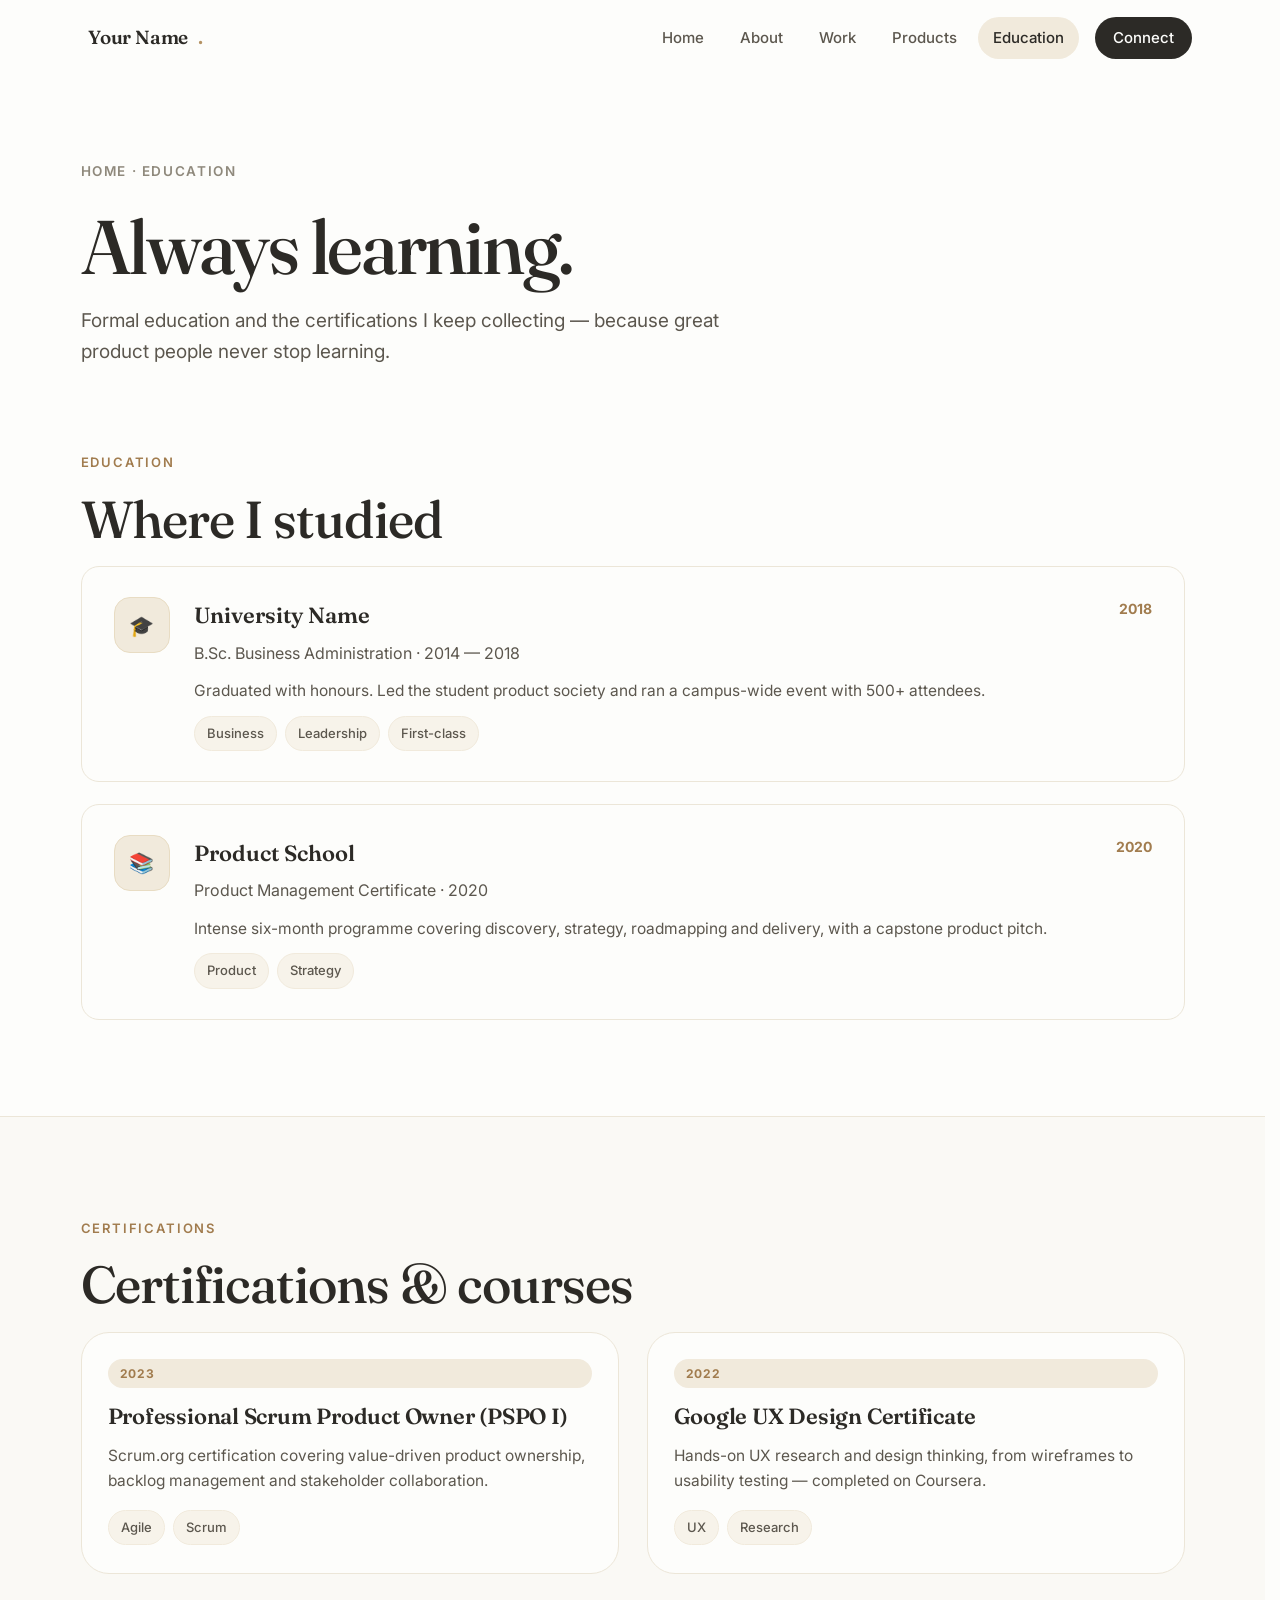
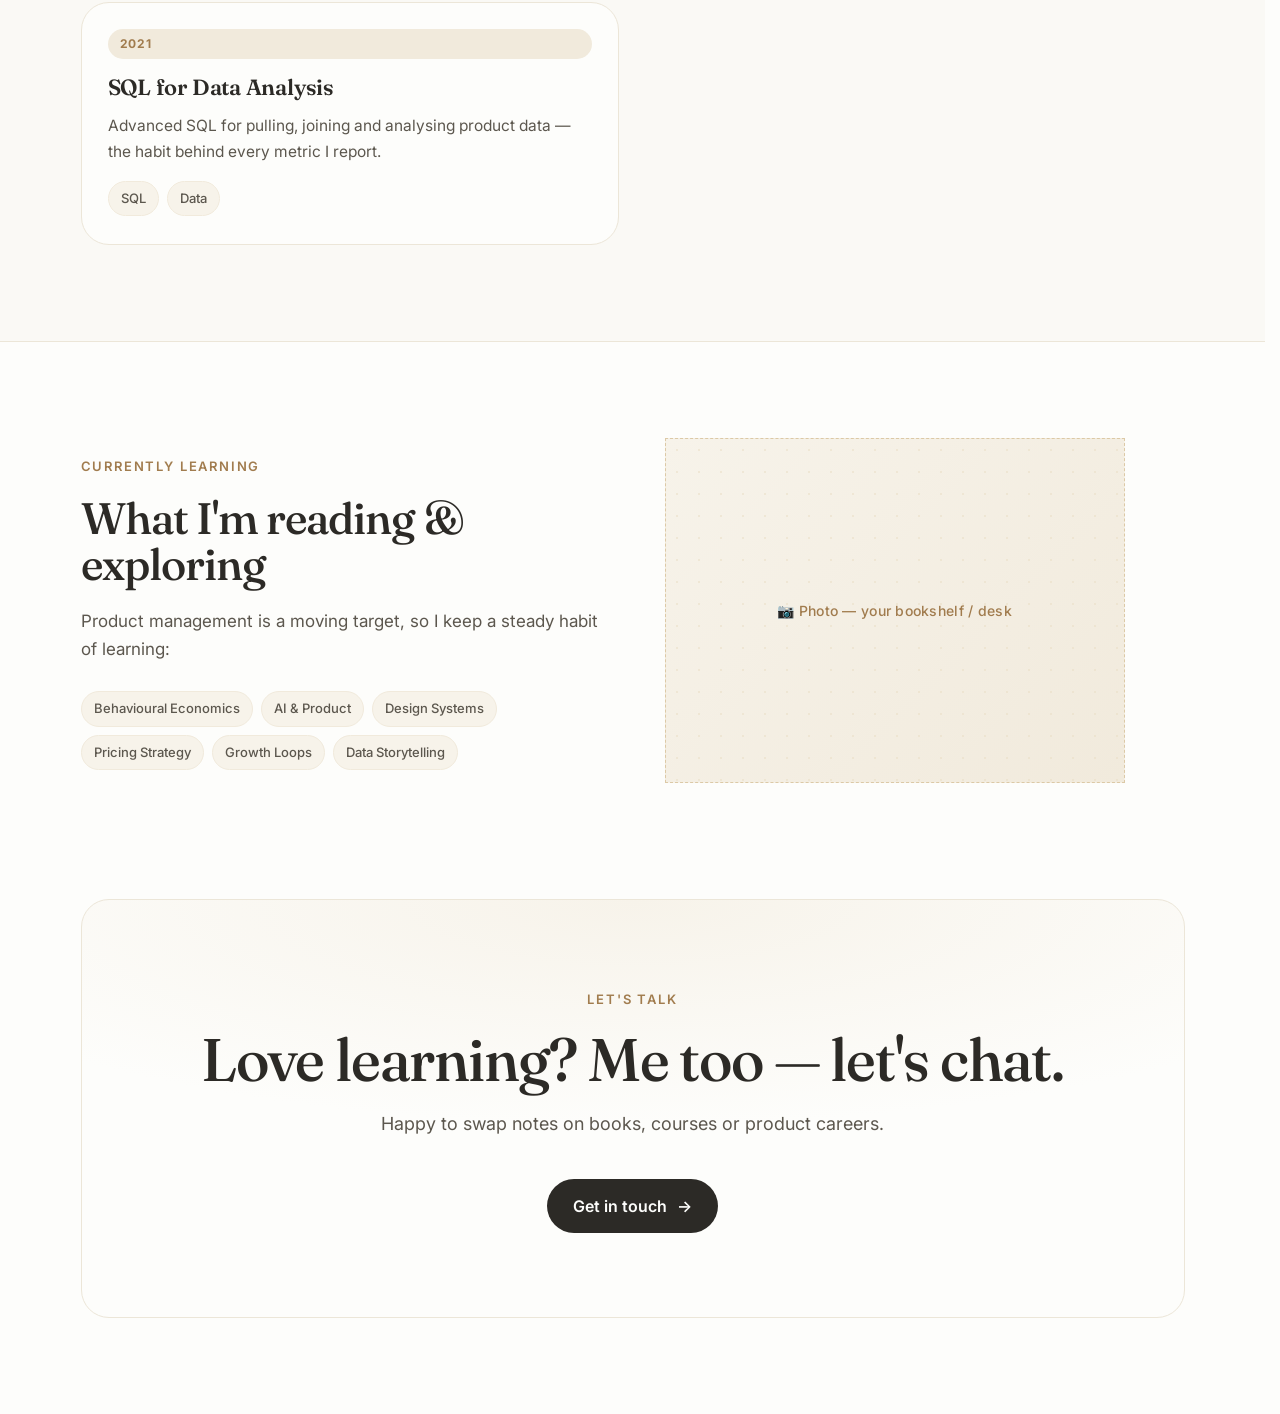
<file: education.html>
<!DOCTYPE html>
<html lang="en">
<head>
  <meta charset="UTF-8">
  <meta name="viewport" content="width=device-width, initial-scale=1.0">
  <title>Education — Your Name</title>
  <meta name="description" content="Education and learning of Your Name — Product Manager.">
  <link rel="preconnect" href="https://fonts.googleapis.com">
  <link rel="preconnect" href="https://fonts.gstatic.com" crossorigin>
  <link href="https://fonts.googleapis.com/css2?family=Inter:wght@400;500;600;700&family=Fraunces:opsz,wght@9..144,400;9..144,500;9..144,600&display=swap" rel="stylesheet">
  <link rel="stylesheet" href="css/style.css">
</head>
<body>

  <!-- ================= NAV ================= -->
  <header class="site-header">
    <div class="nav-inner">
      <a href="index.html" class="brand">Your Name<span class="dot">.</span></a>

      <button class="nav-toggle" aria-label="Toggle menu" aria-expanded="false">
        <span></span><span></span><span></span>
      </button>

      <nav class="nav-links">
        <a href="index.html">Home</a>
        <a href="about.html">About</a>
        <a href="work.html">Work</a>
        <a href="products.html">Products</a>
        <a href="education.html" class="active">Education</a>
        <a href="connect.html" class="nav-cta">Connect</a>
      </nav>
    </div>
  </header>

  <!-- ================= PAGE HERO ================= -->
  <section class="page-hero">
    <div class="wrap">
      <div class="breadcrumb reveal"><a href="index.html">Home</a> · Education</div>
      <h1 class="reveal" data-delay="1">Always learning.</h1>
      <p class="lede reveal" data-delay="2">
        Formal education and the certifications I keep collecting — because great
        product people never stop learning.
      </p>
    </div>
  </section>

  <!-- ================= EDUCATION LIST ================= -->
  <section style="padding-top: 40px;">
    <div class="wrap">
      <span class="kicker reveal">Education</span>
      <h2 class="section-title reveal">Where I studied</h2>

      <div class="edu-list">
        <div class="edu-item reveal">
          <div class="school-mark">🎓</div>
          <div>
            <h3>University Name</h3>
            <div class="prog">B.Sc. Business Administration · 2014 — 2018</div>
            <p style="color: var(--ink-soft); font-size: 15.5px;">
              Graduated with honours. Led the student product society and ran a
              campus-wide event with 500+ attendees.
            </p>
            <div class="edu-meta">
              <span class="tag">Business</span>
              <span class="tag">Leadership</span>
              <span class="tag">First-class</span>
            </div>
          </div>
          <span class="year">2018</span>
        </div>

        <div class="edu-item reveal">
          <div class="school-mark">📚</div>
          <div>
            <h3>Product School</h3>
            <div class="prog">Product Management Certificate · 2020</div>
            <p style="color: var(--ink-soft); font-size: 15.5px;">
              Intense six-month programme covering discovery, strategy, roadmapping
              and delivery, with a capstone product pitch.
            </p>
            <div class="edu-meta">
              <span class="tag">Product</span>
              <span class="tag">Strategy</span>
            </div>
          </div>
          <span class="year">2020</span>
        </div>
      </div>
    </div>
  </section>

  <!-- ================= CERTIFICATIONS ================= -->
  <section style="background: var(--paper); border-top: 1px solid var(--line); border-bottom: 1px solid var(--line);">
    <div class="wrap">
      <span class="kicker reveal">Certifications</span>
      <h2 class="section-title reveal">Certifications & courses</h2>

      <div class="cards-grid stagger">
        <div class="card">
          <div class="card-body">
            <span class="badge">2023</span>
            <h3>Professional Scrum Product Owner (PSPO I)</h3>
            <p>Scrum.org certification covering value-driven product ownership, backlog management and stakeholder collaboration.</p>
            <span class="tag-row" style="margin-top: 0;"><span class="tag">Agile</span><span class="tag">Scrum</span></span>
          </div>
        </div>

        <div class="card">
          <div class="card-body">
            <span class="badge">2022</span>
            <h3>Google UX Design Certificate</h3>
            <p>Hands-on UX research and design thinking, from wireframes to usability testing — completed on Coursera.</p>
            <span class="tag-row" style="margin-top: 0;"><span class="tag">UX</span><span class="tag">Research</span></span>
          </div>
        </div>

        <div class="card">
          <div class="card-body">
            <span class="badge">2021</span>
            <h3>SQL for Data Analysis</h3>
            <p>Advanced SQL for pulling, joining and analysing product data — the habit behind every metric I report.</p>
            <span class="tag-row" style="margin-top: 0;"><span class="tag">SQL</span><span class="tag">Data</span></span>
          </div>
        </div>
      </div>
    </div>
  </section>

  <!-- ================= LEARNING / INTERESTS ================= -->
  <section>
    <div class="wrap split">
      <div>
        <span class="kicker reveal">Currently learning</span>
        <h2 class="section-title reveal" style="font-size: clamp(30px, 4vw, 44px);">What I'm reading & exploring</h2>
        <p class="lede reveal" style="margin-bottom: 28px; font-size: 17px; max-width: 56ch;">
          Product management is a moving target, so I keep a steady habit of learning:
        </p>
        <div class="tag-row reveal">
          <span class="tag">Behavioural Economics</span>
          <span class="tag">AI & Product</span>
          <span class="tag">Design Systems</span>
          <span class="tag">Pricing Strategy</span>
          <span class="tag">Growth Loops</span>
          <span class="tag">Data Storytelling</span>
        </div>
      </div>
      <div class="reveal">
        <div class="photo-frame" style="max-width: 460px;">
          <div class="img-holder" style="aspect-ratio: 4/3;">
            <span class="ph-label">📷 Photo — your bookshelf / desk</span>
          </div>
        </div>
      </div>
    </div>
  </section>

  <!-- ================= CONNECT CTA ================= -->
  <section style="padding-top: 20px;">
    <div class="wrap">
      <div class="connect-wrap reveal">
        <span class="kicker">Let's talk</span>
        <h2>Love learning? Me too — let's chat.</h2>
        <p>Happy to swap notes on books, courses or product careers.</p>
        <a href="connect.html" class="btn btn-primary">Get in touch <span class="arr">→</span></a>
      </div>
    </div>
  </section>

  <script src="js/main.js"></script>
</body>
</html>
</file>
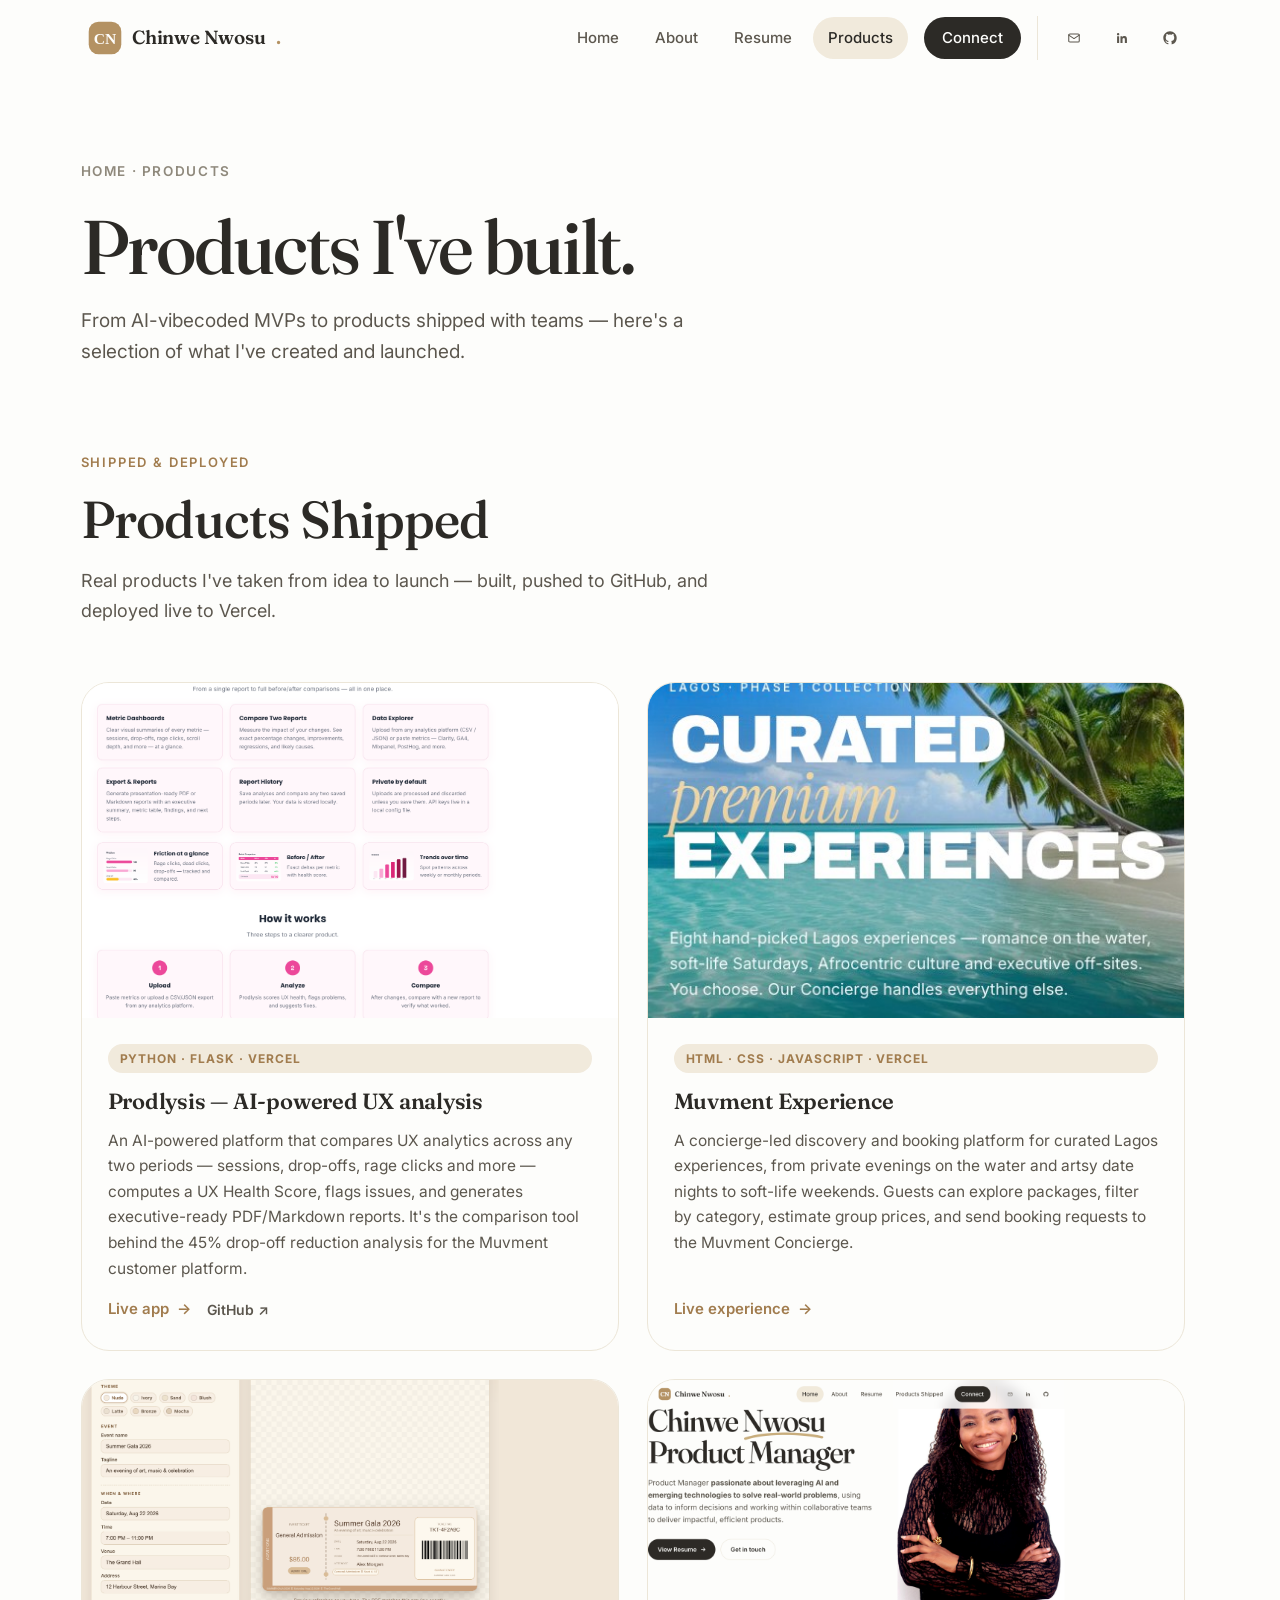
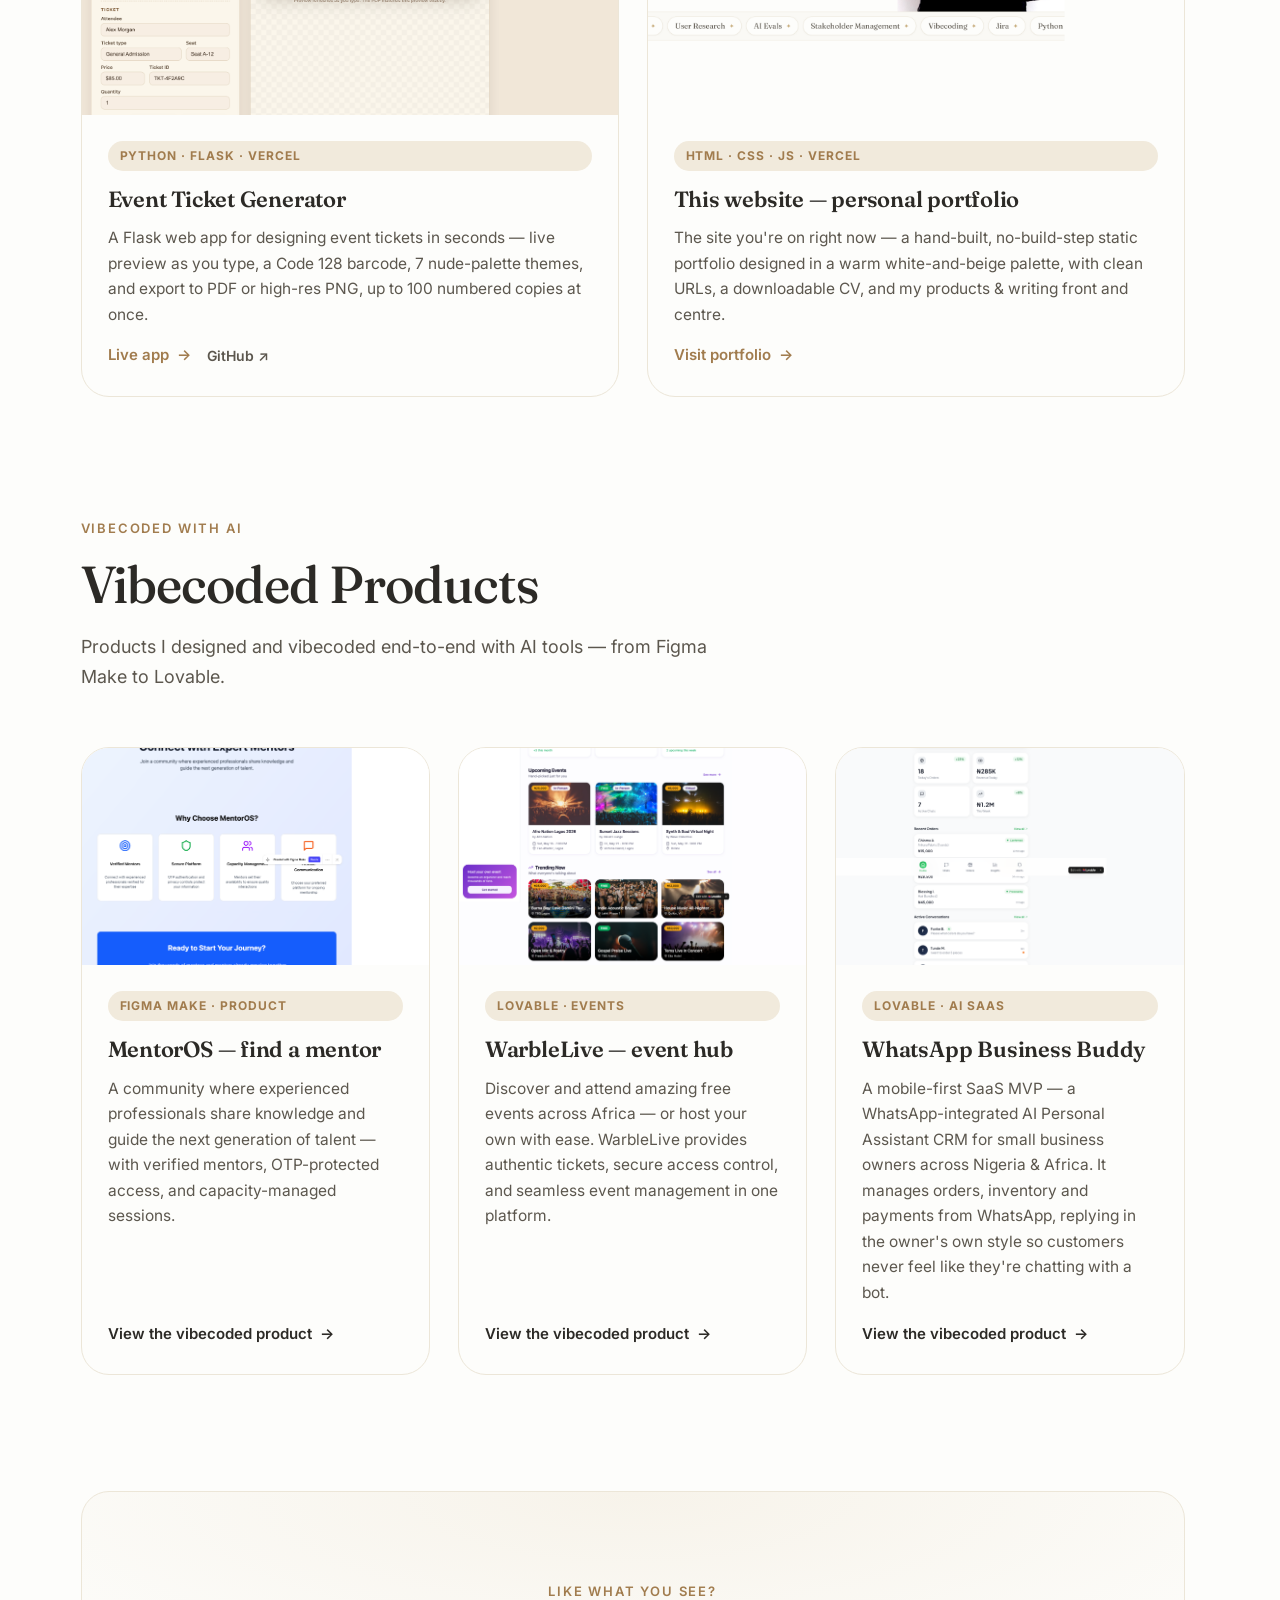
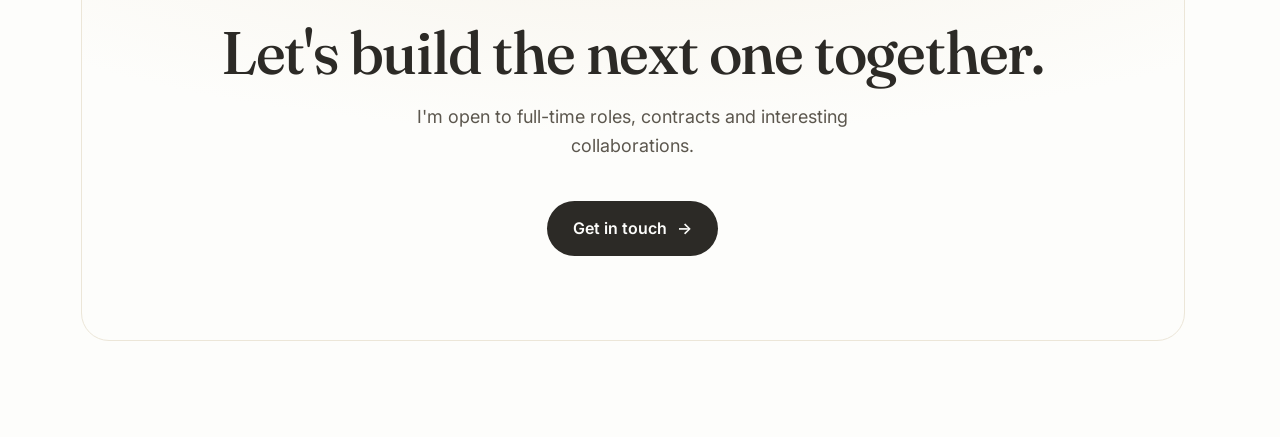
<file: products.html>
<!DOCTYPE html>
<html lang="en">
<head>
  <meta charset="UTF-8">
  <meta name="viewport" content="width=device-width, initial-scale=1.0">
  <title>Products — Chinwe Nwosu</title>
  <meta name="description" content="Products built by Chinwe Nwosu — vibecoded with AI and shipped as a Product Manager.">
  <link rel="icon" type="image/svg+xml" href="images/logo.svg">
  <link rel="preconnect" href="https://fonts.googleapis.com">
  <link rel="preconnect" href="https://fonts.gstatic.com" crossorigin>
  <link href="https://fonts.googleapis.com/css2?family=Inter:wght@400;500;600;700&family=Fraunces:opsz,wght@9..144,400;9..144,500;9..144,600&display=swap" rel="stylesheet">
  <link rel="stylesheet" href="css/style.css">
</head>
<body>

  <!-- ================= NAV ================= -->
  <header class="site-header">
    <div class="nav-inner">
      <a href="index.html" class="brand">
        <img src="images/logo.svg" alt="CN logo">Chinwe Nwosu<span class="dot">.</span>
      </a>

      <button class="nav-toggle" aria-label="Toggle menu" aria-expanded="false">
        <span></span><span></span><span></span>
      </button>

      <nav class="nav-links">
        <a href="index.html">Home</a>
        <a href="about.html">About</a>
        <a href="resume.html">Resume</a>
        <a href="products.html" class="active">Products</a>
        <a href="connect.html" class="nav-cta">Connect</a>

        <span class="nav-social">
          <a href="mailto:chinwenwosu73@gmail.com" aria-label="Email">
            <svg viewBox="0 0 24 24" fill="none" stroke="currentColor" stroke-width="1.8" stroke-linecap="round" stroke-linejoin="round"><rect x="3" y="5" width="18" height="14" rx="2"/><path d="M3 7l9 6 9-6"/></svg>
          </a>
          <a href="https://www.linkedin.com/in/chinwe-nwosu-0a4b8117b/" target="_blank" rel="noopener" aria-label="LinkedIn">
            <svg viewBox="0 0 24 24" fill="currentColor"><path d="M20.45 20.45h-3.55v-5.57c0-1.33-.03-3.04-1.85-3.04-1.86 0-2.14 1.45-2.14 2.94v5.67H9.35V9h3.41v1.56h.05c.47-.9 1.63-1.85 3.36-1.85 3.6 0 4.27 2.37 4.27 5.45v6.29zM5.34 7.43a2.06 2.06 0 1 1 0-4.12 2.06 2.06 0 0 1 0 4.12zM7.12 20.45H3.55V9h3.57v11.45z"/></svg>
          </a>
          <a href="https://github.com/chinwenwosu73-netizen?tab=repositories" target="_blank" rel="noopener" aria-label="GitHub">
            <svg viewBox="0 0 24 24" fill="currentColor"><path d="M12 .5C5.65.5.5 5.65.5 12c0 5.08 3.29 9.39 7.86 10.91.58.11.79-.25.79-.55v-1.94c-3.2.7-3.87-1.54-3.87-1.54-.52-1.33-1.28-1.68-1.28-1.68-1.04-.71.08-.7.08-.7 1.15.08 1.76 1.18 1.76 1.18 1.03 1.76 2.69 1.25 3.35.96.1-.75.4-1.25.72-1.54-2.55-.29-5.23-1.28-5.23-5.68 0-1.26.45-2.28 1.18-3.09-.12-.29-.51-1.46.11-3.05 0 0 .96-.31 3.15 1.18a10.9 10.9 0 0 1 5.74 0c2.19-1.49 3.15-1.18 3.15-1.18.62 1.59.23 2.76.11 3.05.74.81 1.18 1.83 1.18 3.09 0 4.41-2.69 5.38-5.25 5.67.41.35.77 1.05.77 2.12v3.15c0 .3.2.66.8.55A11.52 11.52 0 0 0 23.5 12C23.5 5.65 18.35.5 12 .5z"/></svg>
          </a>
        </span>
      </nav>
    </div>
  </header>

  <!-- ================= PAGE HERO ================= -->
  <section class="page-hero">
    <div class="wrap">
      <div class="breadcrumb reveal"><a href="index.html">Home</a> · Products</div>
      <h1 class="reveal" data-delay="1">Products I've built.</h1>
      <p class="lede reveal" data-delay="2">
        From AI-vibecoded MVPs to products shipped with teams — here's a selection of
        what I've created and launched.
      </p>
    </div>
  </section>

  <!-- ================= PRODUCTS SHIPPED ================= -->
  <section style="padding-top: 40px;">
    <div class="wrap">
      <div class="section-head reveal">
        <span class="kicker">Shipped &amp; deployed</span>
        <h2 class="section-title">Products Shipped</h2>
        <p class="section-sub">Real products I've taken from idea to launch — built, pushed to GitHub, and deployed live to Vercel.</p>
      </div>

      <div class="cards-grid stagger">

        <div class="card">
          <div class="card-media"><div class="img-holder has-img"><img src="images/products/prodlysis.png" alt="Prodlysis — AI-Powered UX Analysis"></div></div>
          <div class="card-body">
            <span class="badge">Python · Flask · Vercel</span>
            <h3>Prodlysis — AI-powered UX analysis</h3>
            <p>An AI-powered platform that compares UX analytics across any two periods — sessions, drop-offs, rage clicks and more — computes a UX Health Score, flags issues, and generates executive-ready PDF/Markdown reports. It's the comparison tool behind the 45% drop-off reduction analysis for the Muvment customer platform.</p>
            <div class="card-links">
              <a href="https://prodlysis.vercel.app" target="_blank" rel="noopener" class="card-link">Live app <span class="arr">→</span></a>
              <a href="https://github.com/chinwenwosu73-netizen/prodlysis" target="_blank" rel="noopener" class="card-link card-link--gh">GitHub ↗</a>
            </div>
          </div>
        </div>

        <div class="card">
          <div class="card-media"><div class="img-holder has-img"><img src="images/products/muvment-experience-hero.jpg" alt="Screenshot of the Muvment Experience website hero section"></div></div>
          <div class="card-body">
            <span class="badge">HTML · CSS · JavaScript · Vercel</span>
            <h3>Muvment Experience</h3>
            <p>A concierge-led discovery and booking platform for curated Lagos experiences, from private evenings on the water and artsy date nights to soft-life weekends. Guests can explore packages, filter by category, estimate group prices, and send booking requests to the Muvment Concierge.</p>
            <div class="card-links">
              <a href="https://the-muvment-experience.vercel.app/" target="_blank" rel="noopener" class="card-link">Live experience <span class="arr">→</span></a>
            </div>
          </div>
        </div>

        <div class="card">
          <div class="card-media"><div class="img-holder has-img"><img src="images/products/ticket-generator.png" alt="Event Ticket Generator"></div></div>
          <div class="card-body">
            <span class="badge">Python · Flask · Vercel</span>
            <h3>Event Ticket Generator</h3>
            <p>A Flask web app for designing event tickets in seconds — live preview as you type, a Code 128 barcode, 7 nude-palette themes, and export to PDF or high-res PNG, up to 100 numbered copies at once.</p>
            <div class="card-links">
              <a href="https://event-ticket-generator-neon.vercel.app" target="_blank" rel="noopener" class="card-link">Live app <span class="arr">→</span></a>
              <a href="https://github.com/chinwenwosu73-netizen/event-ticket-generator" target="_blank" rel="noopener" class="card-link card-link--gh">GitHub ↗</a>
            </div>
          </div>
        </div>

        <div class="card">
          <div class="card-media"><div class="img-holder has-img"><img src="images/products/portfolio-website.png" alt="This website — Chinwe Nwosu portfolio"></div></div>
          <div class="card-body">
            <span class="badge">HTML · CSS · JS · Vercel</span>
            <h3>This website — personal portfolio</h3>
            <p>The site you're on right now — a hand-built, no-build-step static portfolio designed in a warm white-and-beige palette, with clean URLs, a downloadable CV, and my products &amp; writing front and centre.</p>
            <div class="card-links">
              <a href="https://my-website-tau-pink.vercel.app/" target="_blank" rel="noopener" class="card-link">Visit portfolio <span class="arr">→</span></a>
            </div>
          </div>
        </div>

      </div>
    </div>
  </section>

  <!-- ================= VIBECODED PRODUCTS ================= -->
  <section style="padding-top: 20px;">
    <div class="wrap">
      <div class="section-head reveal">
        <span class="kicker">Vibecoded with AI</span>
        <h2 class="section-title">Vibecoded Products</h2>
        <p class="section-sub">Products I designed and vibecoded end-to-end with AI tools — from Figma Make to Lovable.</p>
      </div>

      <div class="cards-grid three stagger">

        <a href="https://sweat-squad-00196918.figma.site/" target="_blank" rel="noopener" class="card">
          <div class="card-media"><div class="img-holder has-img"><img src="images/products/mentoros.png" alt="MentorOS — Find a Mentor"></div></div>
          <div class="card-body">
            <span class="badge">Figma Make · Product</span>
            <h3>MentorOS — find a mentor</h3>
            <p>A community where experienced professionals share knowledge and guide the next generation of talent — with verified mentors, OTP-protected access, and capacity-managed sessions.</p>
            <span class="card-link">View the vibecoded product <span class="arr">→</span></span>
          </div>
        </a>

        <a href="https://warble-event-hub.lovable.app" target="_blank" rel="noopener" class="card">
          <div class="card-media"><div class="img-holder has-img"><img src="images/products/warblelive.png" alt="WarbleLive — event hub"></div></div>
          <div class="card-body">
            <span class="badge">Lovable · Events</span>
            <h3>WarbleLive — event hub</h3>
            <p>Discover and attend amazing free events across Africa — or host your own with ease. WarbleLive provides authentic tickets, secure access control, and seamless event management in one platform.</p>
            <span class="card-link">View the vibecoded product <span class="arr">→</span></span>
          </div>
        </a>

        <a href="https://myaipersonalassistant.lovable.app" target="_blank" rel="noopener" class="card">
          <div class="card-media"><div class="img-holder has-img"><img src="images/products/whatsapp-ai.png" alt="WhatsApp Business Buddy"></div></div>
          <div class="card-body">
            <span class="badge">Lovable · AI SaaS</span>
            <h3>WhatsApp Business Buddy</h3>
            <p>A mobile-first SaaS MVP — a WhatsApp-integrated AI Personal Assistant CRM for small business owners across Nigeria &amp; Africa. It manages orders, inventory and payments from WhatsApp, replying in the owner's own style so customers never feel like they're chatting with a bot.</p>
            <span class="card-link">View the vibecoded product <span class="arr">→</span></span>
          </div>
        </a>

      </div>
    </div>
  </section>

  <!-- ================= CONNECT CTA ================= -->
  <section style="padding-top: 20px;">
    <div class="wrap">
      <div class="connect-wrap reveal">
        <span class="kicker">Like what you see?</span>
        <h2>Let's build the next one together.</h2>
        <p>I'm open to full-time roles, contracts and interesting collaborations.</p>
        <a href="mailto:chinwenwosu73@gmail.com" class="btn btn-primary">Get in touch <span class="arr">→</span></a>
      </div>
    </div>
  </section>

  <script src="js/main.js"></script>
</body>
</html>
</file>
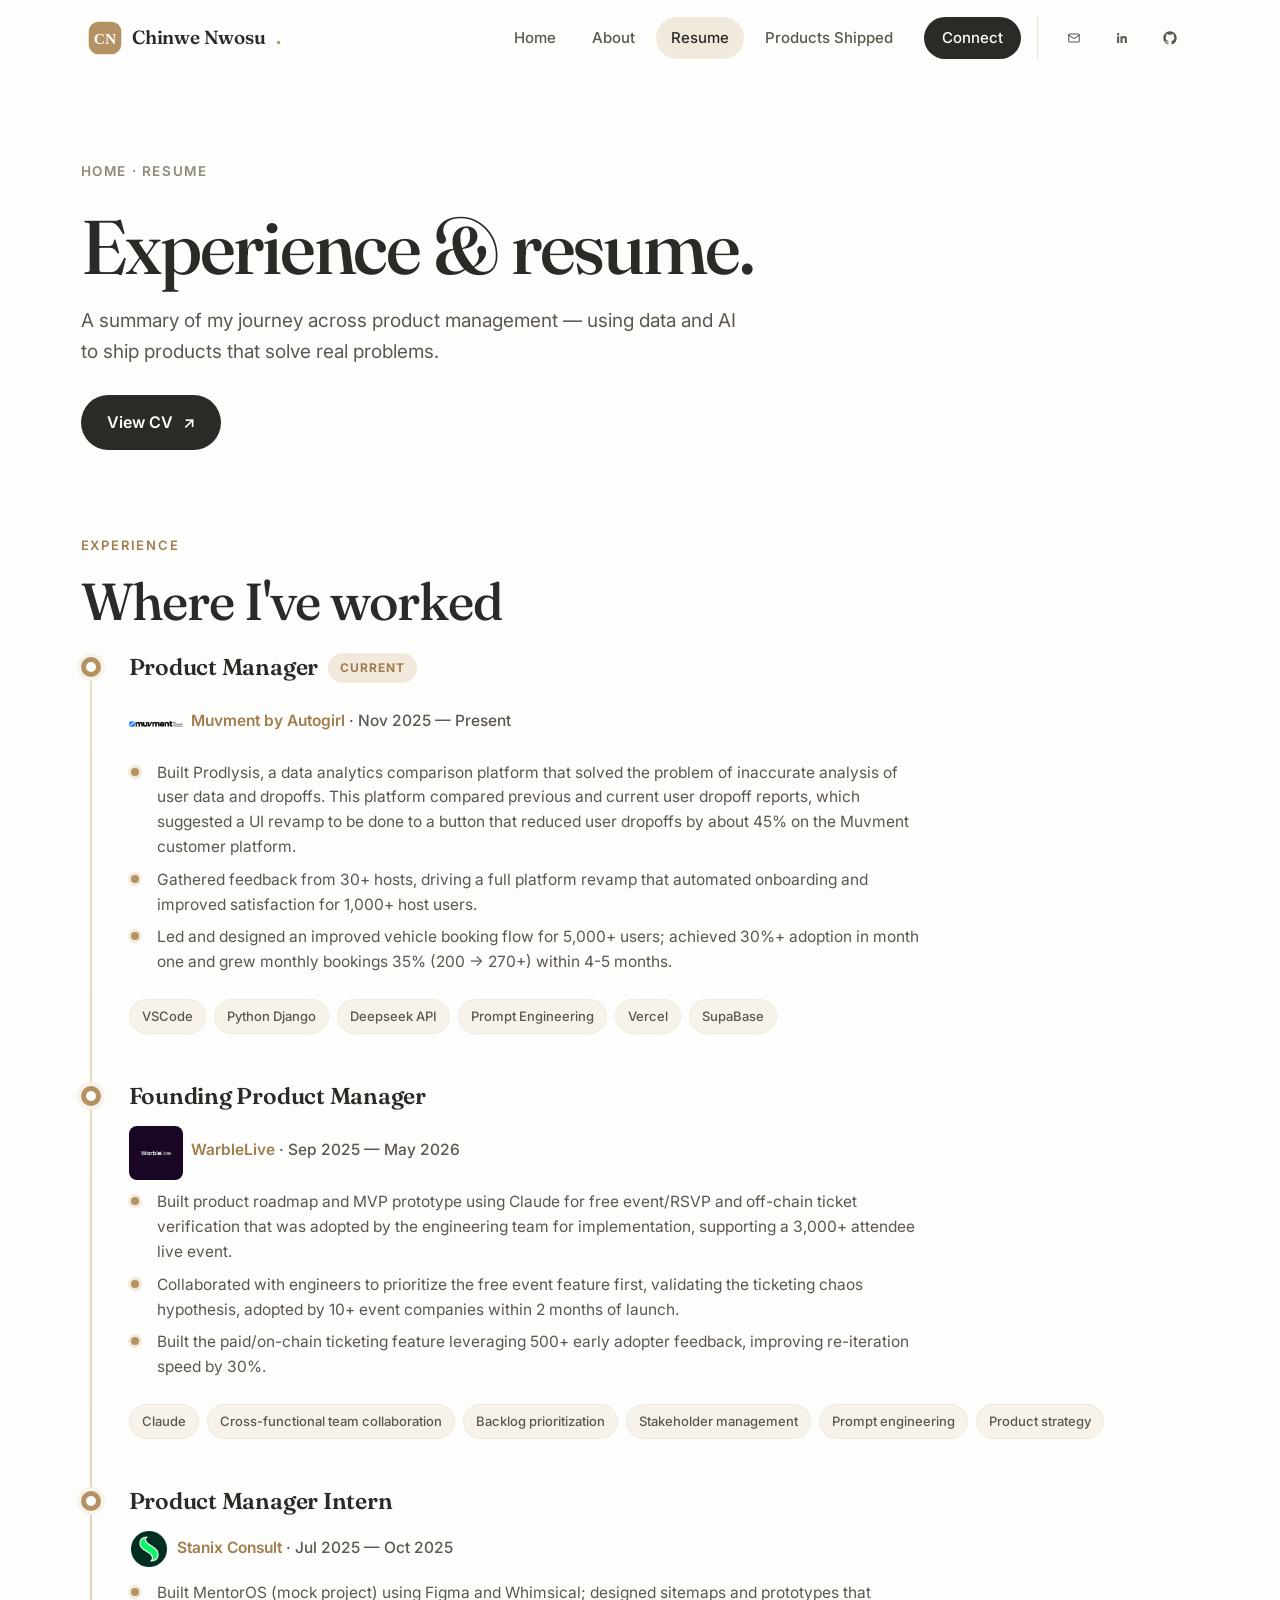
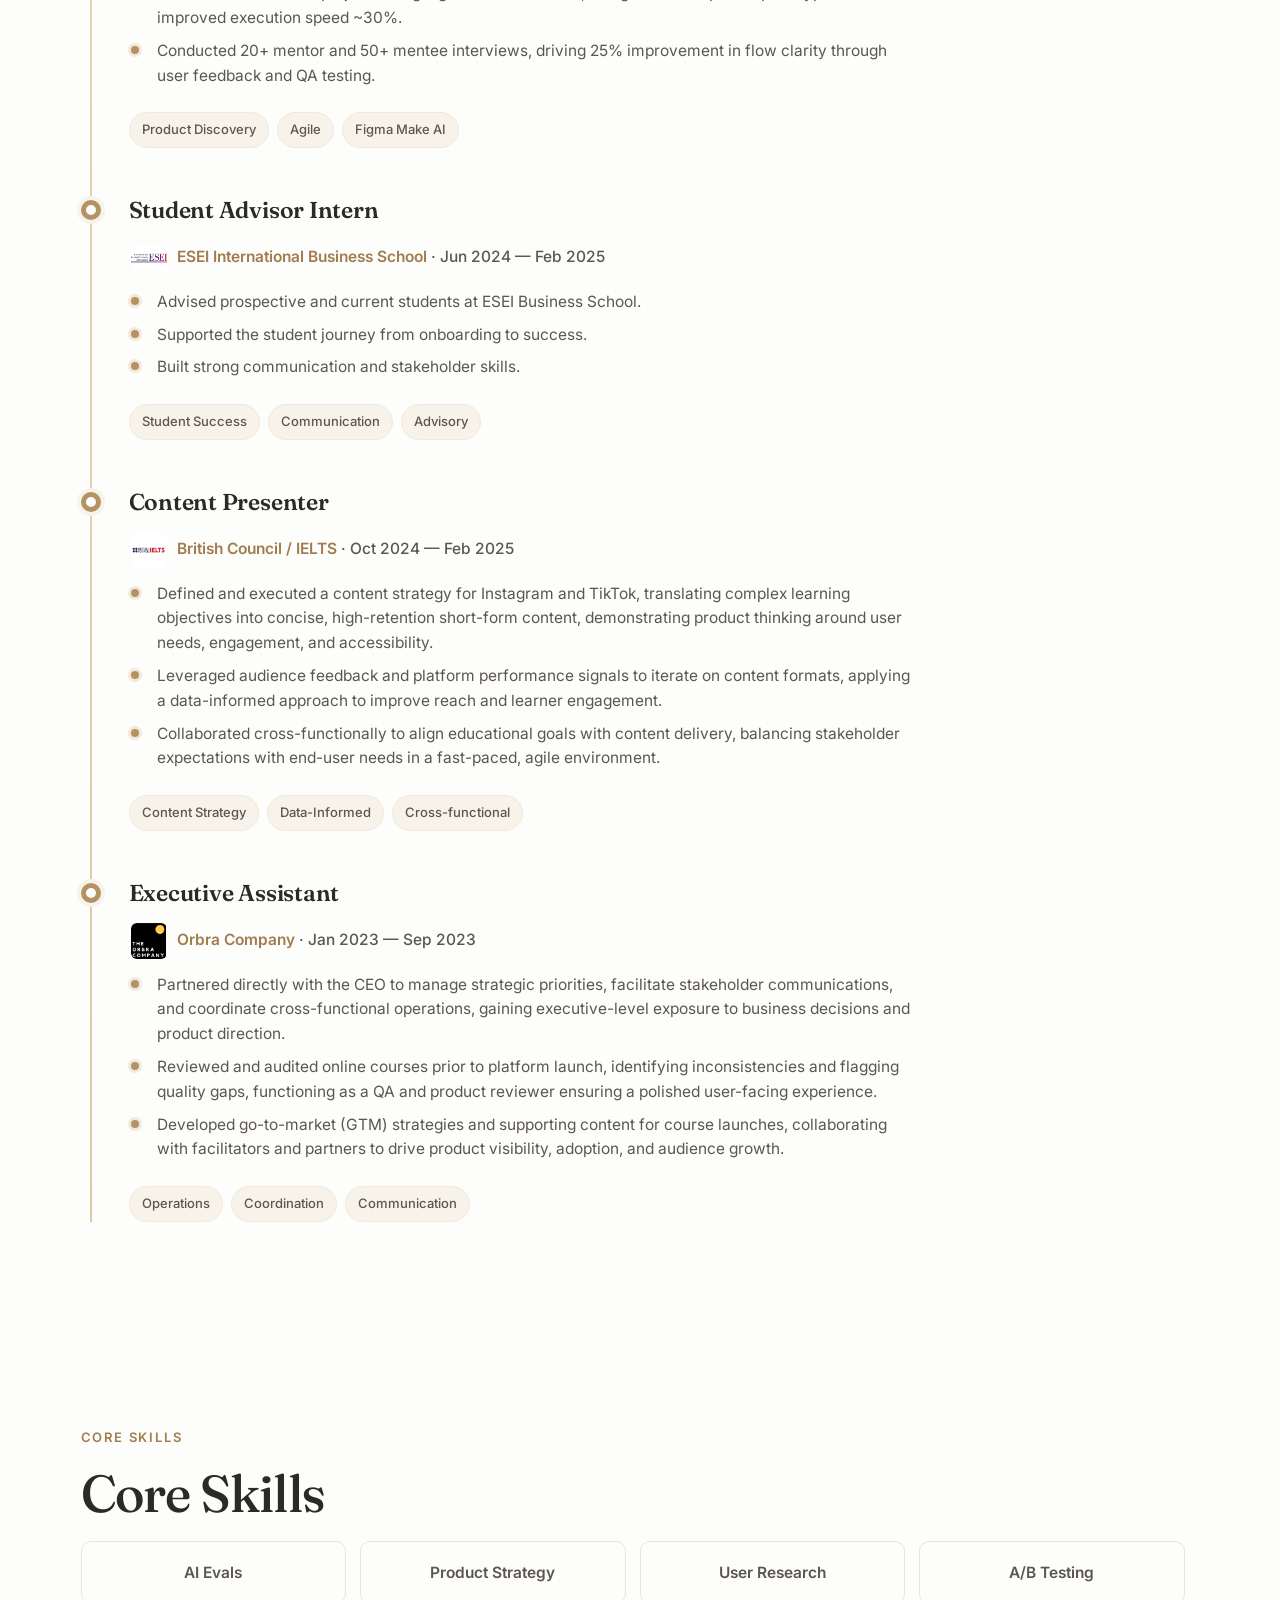
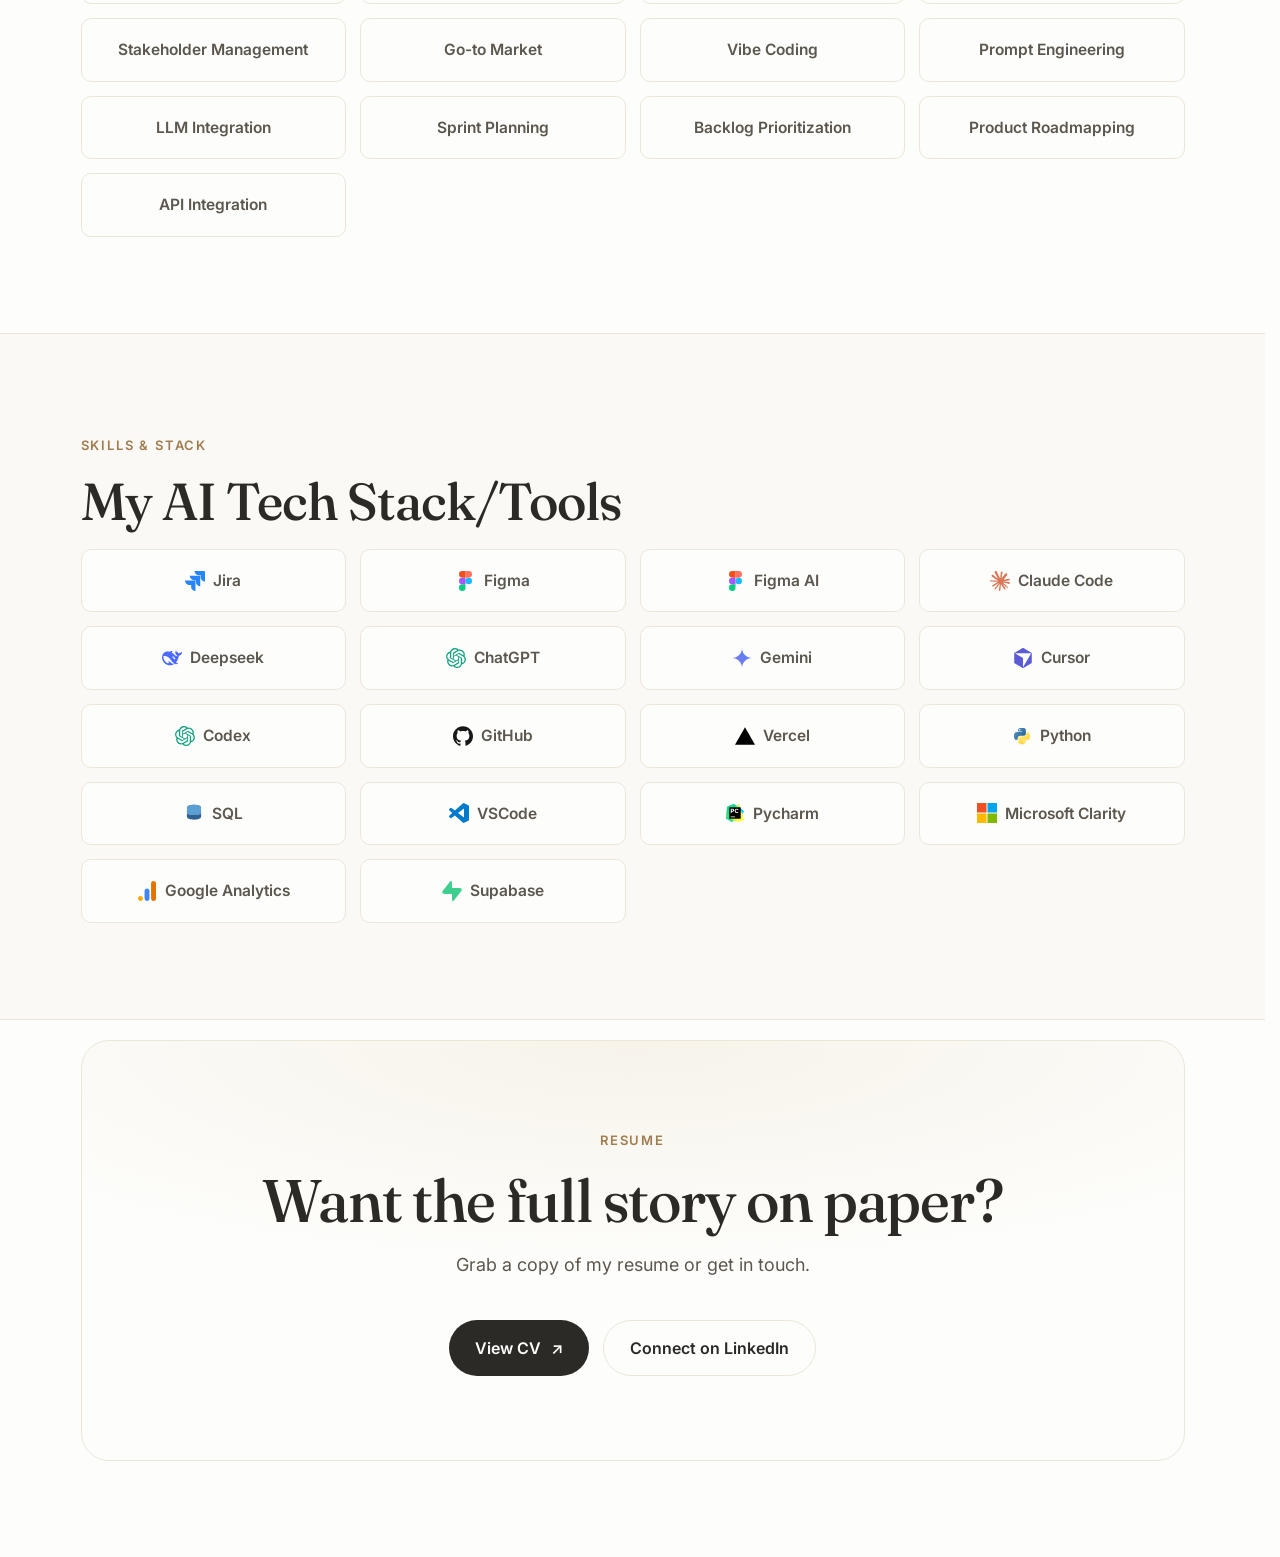
<file: resume.html>
<!DOCTYPE html>
<html lang="en">
<head>
  <meta charset="UTF-8">
  <meta name="viewport" content="width=device-width, initial-scale=1.0">
  <title>Resume — Chinwe Nwosu</title>
  <meta name="description" content="Resume of Chinwe Nwosu — Product Manager.">
  <link rel="icon" type="image/svg+xml" href="images/logo.svg">
  <link rel="preconnect" href="https://fonts.googleapis.com">
  <link rel="preconnect" href="https://fonts.gstatic.com" crossorigin>
  <link href="https://fonts.googleapis.com/css2?family=Inter:wght@400;500;600;700&family=Fraunces:opsz,wght@9..144,400;9..144,500;9..144,600&display=swap" rel="stylesheet">
  <link rel="stylesheet" href="css/style.css">
</head>
<body>

  <!-- ================= NAV ================= -->
  <header class="site-header">
    <div class="nav-inner">
      <a href="index.html" class="brand">
        <img src="images/logo.svg" alt="CN logo">Chinwe Nwosu<span class="dot">.</span>
      </a>

      <button class="nav-toggle" aria-label="Toggle menu" aria-expanded="false">
        <span></span><span></span><span></span>
      </button>

      <nav class="nav-links">
        <a href="index.html">Home</a>
        <a href="about.html">About</a>
        <a href="resume.html" class="active">Resume</a>
        <a href="products.html">Products Shipped</a>
        <a href="connect.html" class="nav-cta">Connect</a>

        <span class="nav-social">
          <a href="mailto:chinwenwosu73@gmail.com" aria-label="Email">
            <svg viewBox="0 0 24 24" fill="none" stroke="currentColor" stroke-width="1.8" stroke-linecap="round" stroke-linejoin="round"><rect x="3" y="5" width="18" height="14" rx="2"/><path d="M3 7l9 6 9-6"/></svg>
          </a>
          <a href="https://www.linkedin.com/in/chinwe-nwosu-0a4b8117b/" target="_blank" rel="noopener" aria-label="LinkedIn">
            <svg viewBox="0 0 24 24" fill="currentColor"><path d="M20.45 20.45h-3.55v-5.57c0-1.33-.03-3.04-1.85-3.04-1.86 0-2.14 1.45-2.14 2.94v5.67H9.35V9h3.41v1.56h.05c.47-.9 1.63-1.85 3.36-1.85 3.6 0 4.27 2.37 4.27 5.45v6.29zM5.34 7.43a2.06 2.06 0 1 1 0-4.12 2.06 2.06 0 0 1 0 4.12zM7.12 20.45H3.55V9h3.57v11.45z"/></svg>
          </a>
          <a href="https://github.com/chinwenwosu73-netizen?tab=repositories" target="_blank" rel="noopener" aria-label="GitHub">
            <svg viewBox="0 0 24 24" fill="currentColor"><path d="M12 .5C5.65.5.5 5.65.5 12c0 5.08 3.29 9.39 7.86 10.91.58.11.79-.25.79-.55v-1.94c-3.2.7-3.87-1.54-3.87-1.54-.52-1.33-1.28-1.68-1.28-1.68-1.04-.71.08-.7.08-.7 1.15.08 1.76 1.18 1.76 1.18 1.03 1.76 2.69 1.25 3.35.96.1-.75.4-1.25.72-1.54-2.55-.29-5.23-1.28-5.23-5.68 0-1.26.45-2.28 1.18-3.09-.12-.29-.51-1.46.11-3.05 0 0 .96-.31 3.15 1.18a10.9 10.9 0 0 1 5.74 0c2.19-1.49 3.15-1.18 3.15-1.18.62 1.59.23 2.76.11 3.05.74.81 1.18 1.83 1.18 3.09 0 4.41-2.69 5.38-5.25 5.67.41.35.77 1.05.77 2.12v3.15c0 .3.2.66.8.55A11.52 11.52 0 0 0 23.5 12C23.5 5.65 18.35.5 12 .5z"/></svg>
          </a>
        </span>
      </nav>
    </div>
  </header>

  <!-- ================= PAGE HERO ================= -->
  <section class="page-hero">
    <div class="wrap">
      <div class="breadcrumb reveal"><a href="index.html">Home</a> · Resume</div>
      <h1 class="reveal" data-delay="1">Experience & resume.</h1>
      <p class="lede reveal" data-delay="2">
        A summary of my journey across product management — using data and AI to
        ship products that solve real problems.
      </p>
      <div class="resume-actions reveal" data-delay="3">
        <a href="chinwe-cv.pdf" target="_blank" rel="noopener" class="btn btn-primary">View CV <span class="arr">↗</span></a>
      </div>
    </div>
  </section>

  <!-- ================= TIMELINE ================= -->
  <section style="padding-top: 40px;">
    <div class="wrap">
      <span class="kicker reveal">Experience</span>
      <h2 class="section-title reveal">Where I've worked</h2>
      <div class="timeline">

        <div class="timeline-item reveal">
          <span class="timeline-dot"></span>
          <div class="meta">
            <h3>Product Manager</h3>
            <span class="badge">Current</span>
          </div>
          <div class="role"><img class="company-logo" src="images/company/muvment-prev.webp" alt="Muvment by Autogirl logo"><span class="co">Muvment by Autogirl</span> · Nov 2025 — Present</div>
          <ul class="role-bullets">
            <li>Built Prodlysis, a data analytics comparison platform that solved the problem of inaccurate analysis of user data and dropoffs. This platform compared previous and current user dropoff reports, which suggested a UI revamp to be done to a button that reduced user dropoffs by about 45% on the Muvment customer platform.</li>
            <li>Gathered feedback from 30+ hosts, driving a full platform revamp that automated onboarding and improved satisfaction for 1,000+ host users.</li>
            <li>Led and designed an improved vehicle booking flow for 5,000+ users; achieved 30%+ adoption in month one and grew monthly bookings 35% (200 → 270+) within 4-5 months.</li>
          </ul>
          <div class="tag-row">
            <span class="tag">VSCode</span><span class="tag">Python Django</span><span class="tag">Deepseek API</span><span class="tag">Prompt Engineering</span><span class="tag">Vercel</span><span class="tag">SupaBase</span>
          </div>
        </div>

        <div class="timeline-item reveal">
          <span class="timeline-dot"></span>
          <div class="meta"><h3>Founding Product Manager</h3></div>
          <div class="role"><img class="company-logo" src="images/company/warble-real.png" alt="WarbleLive logo"><span class="co">WarbleLive</span> · Sep 2025 — May 2026</div>
          <ul class="role-bullets">
            <li>Built product roadmap and MVP prototype using Claude for free event/RSVP and off-chain ticket verification that was adopted by the engineering team for implementation, supporting a 3,000+ attendee live event.</li>
            <li>Collaborated with engineers to prioritize the free event feature first, validating the ticketing chaos hypothesis, adopted by 10+ event companies within 2 months of launch.</li>
            <li>Built the paid/on-chain ticketing feature leveraging 500+ early adopter feedback, improving re-iteration speed by 30%.</li>
          </ul>
          <div class="tag-row">
          <span class="tag">Claude</span><span class="tag">Cross-functional team collaboration</span><span class="tag">Backlog prioritization</span><span class="tag">Stakeholder management</span><span class="tag">Prompt engineering</span><span class="tag">Product strategy</span>
        </div>
        </div>

        <div class="timeline-item reveal">
          <span class="timeline-dot"></span>
          <div class="meta"><h3>Product Manager Intern</h3></div>
          <div class="role"><img class="company-logo" src="images/company/stanix-real.jpg" alt="Stanix Consult logo"><span class="co">Stanix Consult</span> · Jul 2025 — Oct 2025</div>
          <ul class="role-bullets">
            <li>Built MentorOS (mock project) using Figma and Whimsical; designed sitemaps and prototypes that improved execution speed ~30%.</li>
            <li>Conducted 20+ mentor and 50+ mentee interviews, driving 25% improvement in flow clarity through user feedback and QA testing.</li>
          </ul>
          <div class="tag-row">
            <span class="tag">Product Discovery</span><span class="tag">Agile</span><span class="tag">Figma Make AI</span>
          </div>
        </div>

        <div class="timeline-item reveal">
          <span class="timeline-dot"></span>
          <div class="meta"><h3>Student Advisor Intern</h3></div>
          <div class="role"><img class="company-logo" src="images/company/esei-real.png" alt="ESEI International Business School logo"><span class="co">ESEI International Business School</span> · Jun 2024 — Feb 2025</div>
          <ul class="role-bullets">
            <li>Advised prospective and current students at ESEI Business School.</li>
            <li>Supported the student journey from onboarding to success.</li>
            <li>Built strong communication and stakeholder skills.</li>
          </ul>
          <div class="tag-row">
            <span class="tag">Student Success</span><span class="tag">Communication</span><span class="tag">Advisory</span>
          </div>
        </div>

        <div class="timeline-item reveal">
          <span class="timeline-dot"></span>
          <div class="meta"><h3>Content Presenter</h3></div>
          <div class="role"><img class="company-logo" src="images/company/british-council.png" alt="British Council / IELTS logo"><span class="co">British Council / IELTS</span> · Oct 2024 — Feb 2025</div>
          <ul class="role-bullets">
            <li>Defined and executed a content strategy for Instagram and TikTok, translating complex learning objectives into concise, high-retention short-form content, demonstrating product thinking around user needs, engagement, and accessibility.</li>
            <li>Leveraged audience feedback and platform performance signals to iterate on content formats, applying a data-informed approach to improve reach and learner engagement.</li>
            <li>Collaborated cross-functionally to align educational goals with content delivery, balancing stakeholder expectations with end-user needs in a fast-paced, agile environment.</li>
          </ul>
          <div class="tag-row">
            <span class="tag">Content Strategy</span><span class="tag">Data-Informed</span><span class="tag">Cross-functional</span>
          </div>
        </div>

        <div class="timeline-item reveal">
          <span class="timeline-dot"></span>
          <div class="meta"><h3>Executive Assistant</h3></div>
          <div class="role"><img class="company-logo" src="images/company/orbra-real.png" alt="Orbra Company logo"><span class="co">Orbra Company</span> · Jan 2023 — Sep 2023</div>
          <ul class="role-bullets">
            <li>Partnered directly with the CEO to manage strategic priorities, facilitate stakeholder communications, and coordinate cross-functional operations, gaining executive-level exposure to business decisions and product direction.</li>
            <li>Reviewed and audited online courses prior to platform launch, identifying inconsistencies and flagging quality gaps, functioning as a QA and product reviewer ensuring a polished user-facing experience.</li>
            <li>Developed go-to-market (GTM) strategies and supporting content for course launches, collaborating with facilitators and partners to drive product visibility, adoption, and audience growth.</li>
          </ul>
          <div class="tag-row">
            <span class="tag">Operations</span><span class="tag">Coordination</span><span class="tag">Communication</span>
          </div>
        </div>

      </div>
    </div>
  </section>

  <!-- ================= CORE SKILLS ================= -->
  <section>
    <div class="wrap">
      <span class="kicker reveal">Core Skills</span>
      <h2 class="section-title reveal">Core Skills</h2>
      <div class="tool-grid stagger">
        <div class="tool">AI Evals</div>
        <div class="tool">Product Strategy</div>
        <div class="tool">User Research</div>
        <div class="tool">A/B Testing</div>
        <div class="tool">Stakeholder Management</div>
        <div class="tool">Go-to Market</div>
        <div class="tool">Vibe Coding</div>
        <div class="tool">Prompt Engineering</div>
        <div class="tool">LLM Integration</div>
        <div class="tool">Sprint Planning</div>
        <div class="tool">Backlog Prioritization</div>
        <div class="tool">Product Roadmapping</div>
        <div class="tool">API Integration</div>
      </div>
    </div>
  </section>

  <!-- ================= SKILLS ================= -->
  <section style="background: var(--paper); border-top: 1px solid var(--line); border-bottom: 1px solid var(--line);">
    <div class="wrap">
      <span class="kicker reveal">Skills & stack</span>
      <h2 class="section-title reveal">My AI Tech Stack/Tools</h2>
      <div class="tool-grid stagger">
        <div class="tool"><img src="images/icons/jira.svg" alt="">Jira</div>
        <div class="tool"><img src="images/icons/figma.svg" alt="">Figma</div>
        <div class="tool"><img src="images/icons/figma.svg" alt="">Figma AI</div>
        <div class="tool"><img src="images/icons/claude.svg" alt="">Claude Code</div>
        <div class="tool"><img src="images/icons/deepseek.svg" alt="">Deepseek</div>
        <div class="tool"><img src="images/icons/openai.svg" alt="">ChatGPT</div>
        <div class="tool"><img src="images/icons/googlegemini.svg" alt="">Gemini</div>
        <div class="tool"><img src="images/icons/cursor.svg" alt="">Cursor</div>
        <div class="tool"><img src="images/icons/openai.svg" alt="">Codex</div>
        <div class="tool"><img src="images/icons/github.svg" alt="">GitHub</div>
        <div class="tool"><img src="images/icons/vercel.svg" alt="">Vercel</div>
        <div class="tool"><img src="images/icons/python.svg" alt="">Python</div>
        <div class="tool"><img src="images/icons/sql.svg" alt="">SQL</div>
        <div class="tool"><img src="images/icons/visualstudiocode.svg" alt="">VSCode</div>
        <div class="tool"><img src="images/icons/pycharm.svg" alt="">Pycharm</div>
        <div class="tool"><img src="images/icons/microsoft.svg" alt="">Microsoft Clarity</div>
        <div class="tool"><img src="images/icons/googleanalytics.svg" alt="">Google Analytics</div>
        <div class="tool"><img src="images/icons/supabase.svg" alt="">Supabase</div>
      </div>
    </div>
  </section>

  <!-- ================= DOWNLOAD / CTA ================= -->
  <section style="padding-top: 20px;">
    <div class="wrap">
      <div class="connect-wrap reveal">
        <span class="kicker">Resume</span>
        <h2>Want the full story on paper?</h2>
        <p>Grab a copy of my resume or get in touch.</p>
        <div style="display: flex; flex-wrap: wrap; gap: 14px; justify-content: center;">
          <a href="chinwe-cv.pdf" target="_blank" rel="noopener" class="btn btn-primary">View CV <span class="arr">↗</span></a>
          <a href="https://www.linkedin.com/in/chinwe-nwosu-0a4b8117b/" target="_blank" rel="noopener" class="btn btn-ghost">Connect on LinkedIn</a>
        </div>
      </div>
    </div>
  </section>

  <script src="js/main.js"></script>
</body>
</html>
</file>
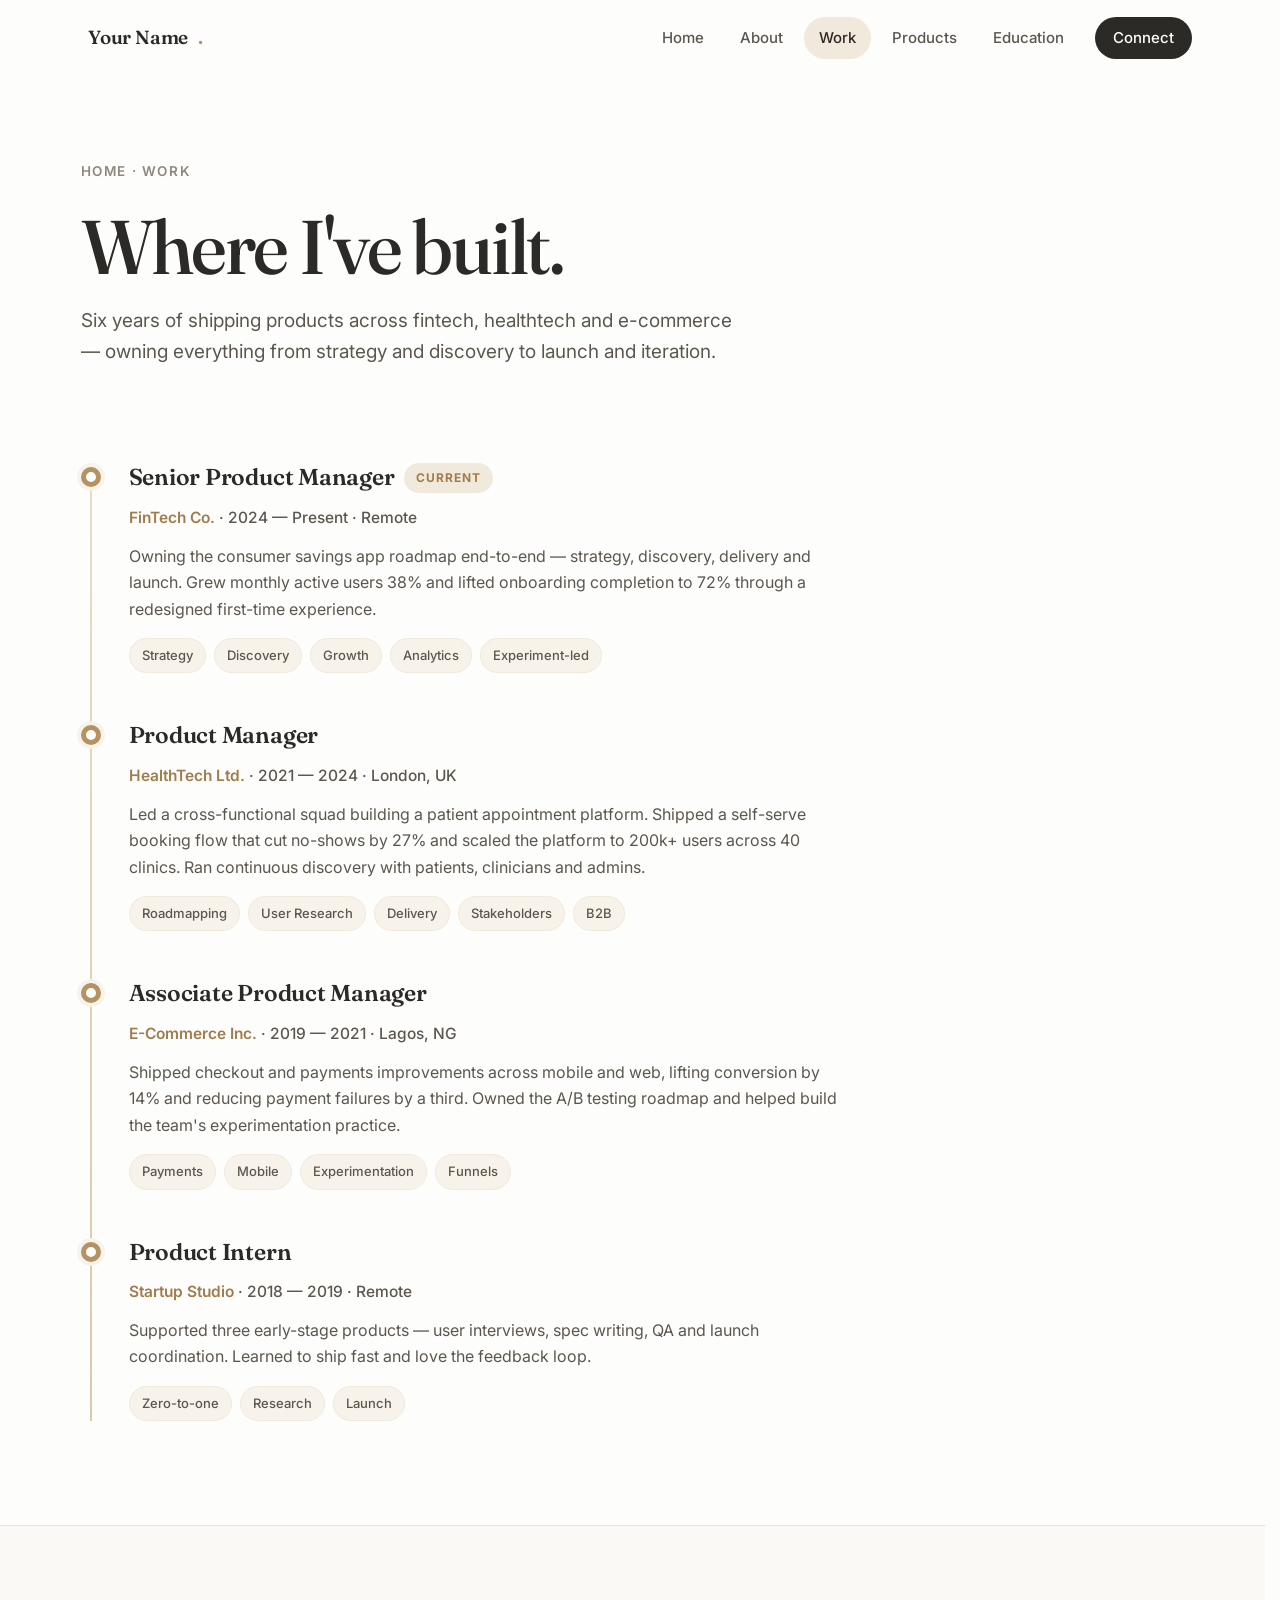
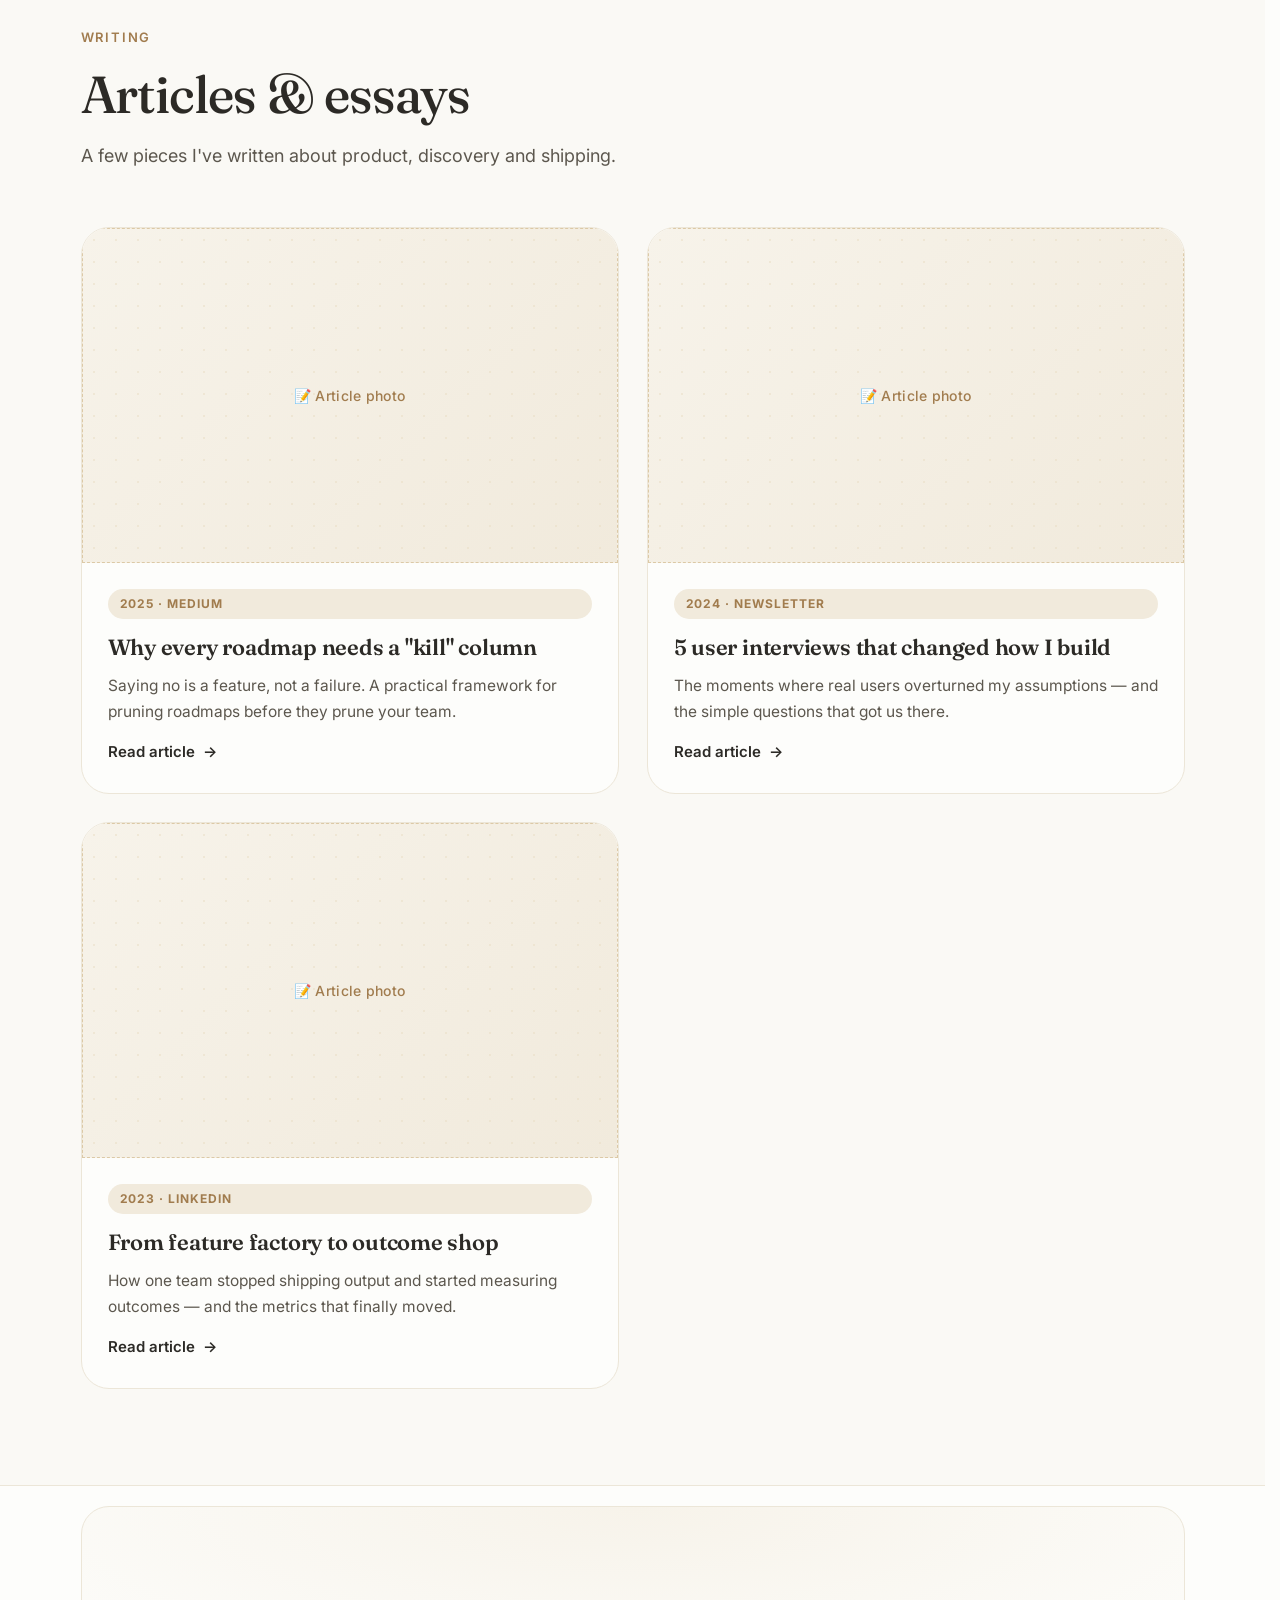
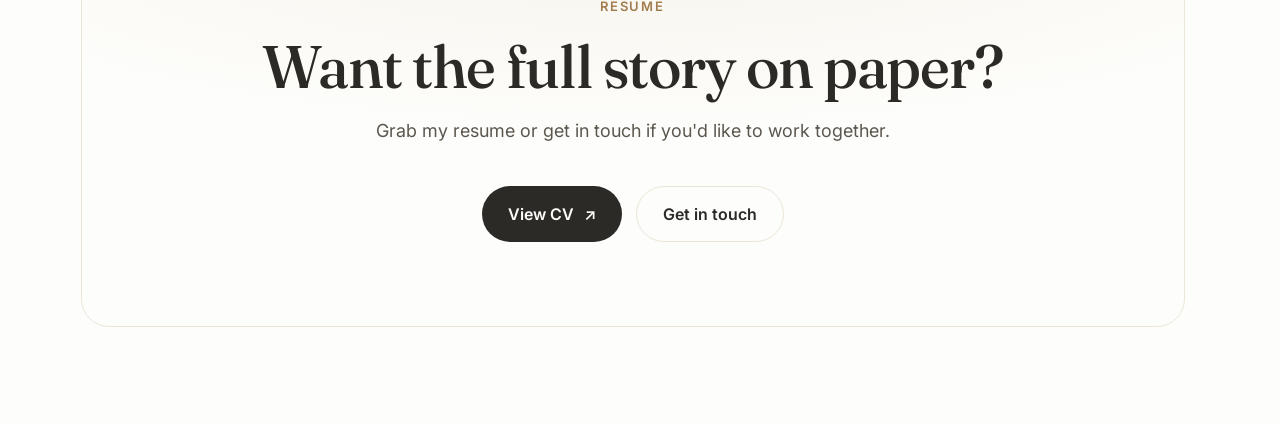
<file: work.html>
<!DOCTYPE html>
<html lang="en">
<head>
  <meta charset="UTF-8">
  <meta name="viewport" content="width=device-width, initial-scale=1.0">
  <title>Work — Your Name</title>
  <meta name="description" content="Work experience of Your Name — Product Manager.">
  <link rel="preconnect" href="https://fonts.googleapis.com">
  <link rel="preconnect" href="https://fonts.gstatic.com" crossorigin>
  <link href="https://fonts.googleapis.com/css2?family=Inter:wght@400;500;600;700&family=Fraunces:opsz,wght@9..144,400;9..144,500;9..144,600&display=swap" rel="stylesheet">
  <link rel="stylesheet" href="css/style.css">
</head>
<body>

  <!-- ================= NAV ================= -->
  <header class="site-header">
    <div class="nav-inner">
      <a href="index.html" class="brand">Your Name<span class="dot">.</span></a>

      <button class="nav-toggle" aria-label="Toggle menu" aria-expanded="false">
        <span></span><span></span><span></span>
      </button>

      <nav class="nav-links">
        <a href="index.html">Home</a>
        <a href="about.html">About</a>
        <a href="work.html" class="active">Work</a>
        <a href="products.html">Products</a>
        <a href="education.html">Education</a>
        <a href="connect.html" class="nav-cta">Connect</a>
      </nav>
    </div>
  </header>

  <!-- ================= PAGE HERO ================= -->
  <section class="page-hero">
    <div class="wrap">
      <div class="breadcrumb reveal"><a href="index.html">Home</a> · Work</div>
      <h1 class="reveal" data-delay="1">Where I've built.</h1>
      <p class="lede reveal" data-delay="2">
        Six years of shipping products across fintech, healthtech and e-commerce —
        owning everything from strategy and discovery to launch and iteration.
      </p>
    </div>
  </section>

  <!-- ================= TIMELINE ================= -->
  <section style="padding-top: 40px;">
    <div class="wrap">
      <div class="timeline">

        <div class="timeline-item reveal">
          <span class="timeline-dot"></span>
          <div class="meta">
            <h3>Senior Product Manager</h3>
            <span class="badge">Current</span>
          </div>
          <div class="role"><span class="co">FinTech Co.</span> · 2024 — Present · Remote</div>
          <p class="desc">
            Owning the consumer savings app roadmap end-to-end — strategy, discovery,
            delivery and launch. Grew monthly active users 38% and lifted onboarding
            completion to 72% through a redesigned first-time experience.
          </p>
          <div class="tag-row">
            <span class="tag">Strategy</span><span class="tag">Discovery</span><span class="tag">Growth</span><span class="tag">Analytics</span><span class="tag">Experiment-led</span>
          </div>
        </div>

        <div class="timeline-item reveal">
          <span class="timeline-dot"></span>
          <div class="meta"><h3>Product Manager</h3></div>
          <div class="role"><span class="co">HealthTech Ltd.</span> · 2021 — 2024 · London, UK</div>
          <p class="desc">
            Led a cross-functional squad building a patient appointment platform.
            Shipped a self-serve booking flow that cut no-shows by 27% and scaled the
            platform to 200k+ users across 40 clinics. Ran continuous discovery with
            patients, clinicians and admins.
          </p>
          <div class="tag-row">
            <span class="tag">Roadmapping</span><span class="tag">User Research</span><span class="tag">Delivery</span><span class="tag">Stakeholders</span><span class="tag">B2B</span>
          </div>
        </div>

        <div class="timeline-item reveal">
          <span class="timeline-dot"></span>
          <div class="meta"><h3>Associate Product Manager</h3></div>
          <div class="role"><span class="co">E-Commerce Inc.</span> · 2019 — 2021 · Lagos, NG</div>
          <p class="desc">
            Shipped checkout and payments improvements across mobile and web, lifting
            conversion by 14% and reducing payment failures by a third. Owned the A/B
            testing roadmap and helped build the team's experimentation practice.
          </p>
          <div class="tag-row">
            <span class="tag">Payments</span><span class="tag">Mobile</span><span class="tag">Experimentation</span><span class="tag">Funnels</span>
          </div>
        </div>

        <div class="timeline-item reveal">
          <span class="timeline-dot"></span>
          <div class="meta"><h3>Product Intern</h3></div>
          <div class="role"><span class="co">Startup Studio</span> · 2018 — 2019 · Remote</div>
          <p class="desc">
            Supported three early-stage products — user interviews, spec writing,
            QA and launch coordination. Learned to ship fast and love the feedback loop.
          </p>
          <div class="tag-row">
            <span class="tag">Zero-to-one</span><span class="tag">Research</span><span class="tag">Launch</span>
          </div>
        </div>

      </div>
    </div>
  </section>

  <!-- ================= ARTICLES ================= -->
  <section style="background: var(--paper); border-top: 1px solid var(--line); border-bottom: 1px solid var(--line);">
    <div class="wrap">
      <div class="section-head reveal">
        <span class="kicker">Writing</span>
        <h2 class="section-title">Articles & essays</h2>
        <p class="section-sub">A few pieces I've written about product, discovery and shipping.</p>
      </div>

      <div class="cards-grid stagger">
        <a href="#" class="card">
          <div class="card-media"><div class="img-holder"><span class="ph-label">📝 Article photo</span></div></div>
          <div class="card-body">
            <span class="badge">2025 · Medium</span>
            <h3>Why every roadmap needs a "kill" column</h3>
            <p>Saying no is a feature, not a failure. A practical framework for pruning roadmaps before they prune your team.</p>
            <span class="card-link">Read article <span class="arr">→</span></span>
          </div>
        </a>

        <a href="#" class="card">
          <div class="card-media"><div class="img-holder"><span class="ph-label">📝 Article photo</span></div></div>
          <div class="card-body">
            <span class="badge">2024 · Newsletter</span>
            <h3>5 user interviews that changed how I build</h3>
            <p>The moments where real users overturned my assumptions — and the simple questions that got us there.</p>
            <span class="card-link">Read article <span class="arr">→</span></span>
          </div>
        </a>

        <a href="#" class="card">
          <div class="card-media"><div class="img-holder"><span class="ph-label">📝 Article photo</span></div></div>
          <div class="card-body">
            <span class="badge">2023 · LinkedIn</span>
            <h3>From feature factory to outcome shop</h3>
            <p>How one team stopped shipping output and started measuring outcomes — and the metrics that finally moved.</p>
            <span class="card-link">Read article <span class="arr">→</span></span>
          </div>
        </a>
      </div>
    </div>
  </section>

  <!-- ================= DOWNLOAD / CTA ================= -->
  <section style="padding-top: 20px;">
    <div class="wrap">
      <div class="connect-wrap reveal">
        <span class="kicker">Resume</span>
        <h2>Want the full story on paper?</h2>
        <p>Grab my resume or get in touch if you'd like to work together.</p>
        <div style="display: flex; flex-wrap: wrap; gap: 14px; justify-content: center;">
          <a href="chinwe-cv.pdf" target="_blank" rel="noopener" class="btn btn-primary">View CV <span class="arr">↗</span></a>
          <a href="connect.html" class="btn btn-ghost">Get in touch</a>
        </div>
      </div>
    </div>
  </section>

  <script src="js/main.js"></script>
</body>
</html>
</file>
<file: css/style.css>
/* ============================================================
   Personal Website — Design System
   White UI · Beige accents · Light, airy, editorial
   ============================================================ */

:root {
  /* Palette — white base, beige pop */
  --white:        #fdfdfb;
  --paper:        #faf9f5;
  --beige-50:     #f7f3ea;
  --beige-100:    #f1eadc;
  --beige-200:    #e8dcc3;
  --beige-300:    #dcc9a6;
  --beige-400:    #c9ad7c;
  --beige-500:    #b49263;
  --beige-600:    #a17c4e;
  --ink:          #2c2a26;
  --ink-soft:     #5c574e;
  --ink-faint:    #8f897c;
  --line:         #ece6d8;
  --accent:       var(--beige-500);

  --font-sans: "Inter", -apple-system, BlinkMacSystemFont, "Segoe UI", Roboto, Helvetica, Arial, sans-serif;
  --font-serif: "Fraunces", "Georgia", "Times New Roman", serif;

  --radius-sm: 10px;
  --radius-md: 18px;
  --radius-lg: 28px;

  --shadow-1: 0 1px 2px rgba(44,42,38,.05);
  --shadow-2: 0 10px 30px -12px rgba(44,42,38,.16);
  --shadow-3: 0 24px 60px -24px rgba(44,42,38,.24);

  --nav-h: 76px;
  --maxw: 1160px;
  --ease: cubic-bezier(.22,1,.36,1);
}

/* ---------- Reset ---------- */
*, *::before, *::after { box-sizing: border-box; margin: 0; padding: 0; }
html { scroll-behavior: smooth; -webkit-text-size-adjust: 100%; scrollbar-gutter: stable; }
body {
  font-family: var(--font-sans);
  background: var(--white);
  color: var(--ink);
  line-height: 1.65;
  font-size: 17px;
  -webkit-font-smoothing: antialiased;
  overflow-x: hidden;
  display: flex;
  flex-direction: column;
  min-height: 100vh;
}
img { display: block; max-width: 100%; }
a { color: inherit; text-decoration: none; }
ul { list-style: none; }
button { font: inherit; cursor: pointer; background: none; border: none; color: inherit; }
::selection { background: var(--beige-200); color: var(--ink); }

/* ---------- Type helpers ---------- */
.serif { font-family: var(--font-serif); }
.kicker {
  display: inline-block;
  font-size: 13px;
  font-weight: 600;
  letter-spacing: .14em;
  text-transform: uppercase;
  color: var(--beige-600);
  margin-bottom: 18px;
}
.section-title {
  font-family: var(--font-serif);
  font-weight: 500;
  font-size: clamp(34px, 5vw, 52px);
  line-height: 1.05;
  letter-spacing: -0.02em;
  margin-bottom: 20px;
}
.section-sub {
  color: var(--ink-soft);
  font-size: 18px;
  max-width: 60ch;
  margin-bottom: 56px;
}
.lede { color: var(--ink-soft); }

/* ---------- Layout ---------- */
.wrap { width: 100%; max-width: var(--maxw); margin: 0 auto; padding: 0 28px; }
section { padding: 96px 0; }
.section-head { max-width: 720px; margin-bottom: 8px; }

/* ---------- Homepage: fits whole page in one viewport ---------- */
body.home {
  display: flex;
  flex-direction: column;
  height: 100vh;
  min-height: 0;
  overflow-y: scroll;
}
body.home > .hero {
  flex: 1 1 auto;
  min-height: 0;
  padding-top: calc(var(--nav-h) + 12px);
}
body.home > .marquee { flex: 0 0 auto; }

/* ============================================================
   NAVIGATION
   ============================================================ */
.site-header {
  position: fixed;
  inset: 0 0 auto 0;
  z-index: 100;
  background: rgba(253,253,251,.86);
  -webkit-backdrop-filter: blur(14px);
  backdrop-filter: blur(14px);
  border-bottom: 1px solid transparent;
  transition: border-color .3s, background .3s;
}
.site-header.scrolled {
  border-bottom-color: var(--line);
  background: rgba(253,253,251,.94);
}
.nav-inner {
  max-width: var(--maxw);
  margin: 0 auto;
  padding: 0 28px;
  height: var(--nav-h);
  display: flex;
  align-items: center;
  justify-content: space-between;
  gap: 24px;
}
.brand {
  display: inline-flex; align-items: center; gap: 10px;
  font-family: var(--font-serif); font-weight: 600; font-size: 19px; letter-spacing: -0.01em;
}
.brand img { width: 34px; height: 34px; border-radius: 10px; }
.brand .dot { color: var(--beige-500); }
.nav-links { display: flex; align-items: center; gap: 6px; }
.nav-links a {
  padding: 9px 15px;
  border-radius: 999px;
  font-size: 15px;
  font-weight: 500;
  color: var(--ink-soft);
  transition: color .2s, background .2s;
}
.nav-links a:hover { color: var(--ink); background: var(--beige-50); }
.nav-links a.active { color: var(--ink); background: var(--beige-100); }

/* Nav social icons */
.nav-social {
  display: inline-flex; align-items: center; gap: 4px;
  margin-left: 10px;
  padding-left: 14px;
  border-left: 1px solid var(--line);
}
.nav-social a {
  width: 44px; height: 44px;
  display: inline-flex; align-items: center; justify-content: center;
  border-radius: 50%;
  color: var(--ink-soft);
  transition: color .2s, background .2s, transform .2s;
}
.nav-social a:hover { color: var(--ink); background: var(--beige-100); transform: translateY(-2px); }
.nav-social svg { width: 24px; height: 24px; }

.nav-cta {
  margin-left: 10px;
  padding: 9px 18px !important;
  background: var(--ink) !important;
  color: var(--white) !important;
  border-radius: 999px;
  transition: background .2s, transform .2s !important;
}
.nav-cta:hover { background: var(--beige-600) !important; transform: translateY(-1px); }

/* Mobile nav */
.nav-toggle {
  display: none;
  width: 44px; height: 44px;
  border-radius: 12px;
  border: 1px solid var(--line);
  background: var(--white);
  align-items: center;
  justify-content: center;
  gap: 5px;
  flex-direction: column;
}
.nav-toggle span { display: block; width: 18px; height: 2px; background: var(--ink); border-radius: 2px; transition: transform .3s var(--ease), opacity .2s; }
.nav-toggle.open span:nth-child(1) { transform: translateY(7px) rotate(45deg); }
.nav-toggle.open span:nth-child(2) { opacity: 0; }
.nav-toggle.open span:nth-child(3) { transform: translateY(-7px) rotate(-45deg); }

@media (max-width: 860px) {
  .nav-toggle { display: flex; }
  .nav-links {
    position: fixed;
    top: var(--nav-h);
    left: 0; right: 0;
    flex-direction: column;
    align-items: stretch;
    gap: 4px;
    background: var(--white);
    border-bottom: 1px solid var(--line);
    padding: 14px 22px 22px;
    transform: translateY(-8px);
    opacity: 0;
    pointer-events: none;
    transition: transform .35s var(--ease), opacity .25s;
  }
  .nav-links.open { transform: none; opacity: 1; pointer-events: auto; }
  .nav-links a { padding: 14px 16px; font-size: 17px; border-radius: 12px; }
  .nav-cta { margin-left: 0; text-align: center; margin-top: 6px; }
  .nav-social {
    margin-left: 0;
    padding-left: 0;
    border-left: none;
    justify-content: center;
    margin-top: 10px;
  }
  .nav-social a { width: 48px; height: 48px; background: var(--beige-50); }
}

/* ============================================================
   HERO (Home)
   ============================================================ */
.hero {
  flex: 1 1 auto;
  min-height: 0;
  padding-top: calc(var(--nav-h) + 20px);
  display: flex;
  align-items: center;
  position: relative;
  overflow: hidden;
}
.hero-bg { position: absolute; inset: 0; z-index: -1; background: var(--white); }
.hero-inner { display: grid; grid-template-columns: 1.15fr .85fr; gap: 64px; align-items: center; padding: 24px 0 40px; }

.hero-emoji {
  width: 54px; height: 54px;
  display: grid; place-items: center;
  font-size: 26px;
  border-radius: 16px;
  background: var(--beige-100);
  border: 1px solid var(--beige-200);
  margin-bottom: 28px;
}
.hero h1 {
  font-family: var(--font-serif);
  font-weight: 500;
  font-size: clamp(46px, 7.4vw, 84px);
  line-height: 1.02;
  letter-spacing: -0.03em;
  margin-bottom: 24px;
}
.hero h1 .hl { position: relative; white-space: nowrap; }
.hero h1 .hl svg { position: absolute; left: 0; right: 0; bottom: -4px; width: 100%; height: .34em; overflow: visible; }
.hero h1 .hl svg path {
  stroke: var(--beige-400);
  stroke-width: 7;
  fill: none;
  stroke-linecap: round;
  stroke-dasharray: 600;
  stroke-dashoffset: 600;
  animation: draw-line 1.1s var(--ease) .8s forwards;
}
@keyframes draw-line { to { stroke-dashoffset: 0; } }
.hero p.lede { font-size: 20px; max-width: 50ch; margin-bottom: 36px; }
.hero-actions { display: flex; flex-wrap: wrap; gap: 14px; margin-bottom: 48px; }

/* Quick links under the hero buttons (links to all subpages) */
.hero-quicklinks {
  display: flex; flex-wrap: wrap; align-items: center; gap: 14px;
  margin-bottom: 44px;
}
.hero-quicklinks a {
  font-size: 15.5px; font-weight: 600; color: var(--ink-soft);
  transition: color .2s;
}
.hero-quicklinks a:hover { color: var(--beige-600); }
.hero-quicklinks i { font-style: normal; color: var(--beige-400); }

/* Buttons */
.btn {
  display: inline-flex; align-items: center; gap: 10px;
  padding: 14px 26px;
  border-radius: 999px;
  font-size: 16px; font-weight: 600;
  transition: transform .25s var(--ease), box-shadow .25s, background .25s, color .25s;
}
.btn .arr { transition: transform .3s var(--ease); }
.btn:hover .arr { transform: translateX(4px); }
.btn svg { width: 18px; height: 18px; flex-shrink: 0; }
.btn-primary { background: var(--ink); color: var(--white); }
.btn-primary:hover { background: var(--beige-600); transform: translateY(-2px); box-shadow: var(--shadow-2); }
.btn-ghost { border: 1px solid var(--line); background: var(--white); color: var(--ink); }
.btn-ghost:hover { border-color: var(--beige-300); background: var(--beige-50); transform: translateY(-2px); box-shadow: var(--shadow-1); }

/* Hero portrait */
.hero-photo { position: relative; }
.photo-frame {
  position: relative;
  border-radius: 0;
  overflow: visible;
  background: transparent;
  box-shadow: none;
  transform: none;
  transition: transform .6s var(--ease);
}
.photo-frame:hover { transform: scale(1.01); }
.photo-frame::after {
  content: "";
  position: absolute; inset: 0;
  border-radius: inherit;
  border: none;
  pointer-events: none;
}
.photo-frame .img-holder { aspect-ratio: 4 / 5; width: 100%; }
.hero-photo .img-holder.has-img { aspect-ratio: auto; }
.hero-photo .img-holder.has-img img {
  position: relative;
  inset: auto;
  width: 100%;
  height: auto;
  object-fit: contain;
}
.hero-photo .photo-blob {
  position: absolute; inset: -18px; z-index: -1;
  background:
    radial-gradient(closest-side, var(--beige-200), transparent 70%);
  filter: blur(2px);
  transform: rotate(-3deg);
}

/* Floating chips */
.float-chips { position: absolute; z-index: 2; display: flex; flex-direction: column; gap: 10px; }
.fc-1 { top: 26px; left: -26px; animation: floaty 6s ease-in-out infinite; }
.fc-2 { bottom: 30px; right: -20px; animation: floaty 7s ease-in-out 1.2s infinite; }
.chip {
  background: rgba(253,253,251,.92);
  border: 1px solid var(--line);
  border-radius: 999px;
  padding: 10px 16px;
  font-size: 14px;
  font-weight: 600;
  box-shadow: var(--shadow-2);
  -webkit-backdrop-filter: blur(6px); backdrop-filter: blur(6px);
}
@keyframes floaty { 0%,100% { transform: translateY(0); } 50% { transform: translateY(-12px); } }

/* Marquee — skills in horizontal motion */
.marquee {
  border-top: 1px solid var(--line);
  border-bottom: 1px solid var(--line);
  background: var(--paper);
  overflow: hidden;
  padding: 12px 0;
}
.marquee-track {
  display: flex;
  align-items: center;
  gap: 12px;
  width: max-content;
  animation: marquee 32s linear infinite;
}
.marquee-track:hover { animation-play-state: paused; }
.marquee-item {
  display: inline-flex; align-items: center; gap: 12px;
  font-family: var(--font-serif);
  font-size: 20px;
  color: var(--ink-soft);
  white-space: nowrap;
  padding: 8px 20px;
  border: 1px solid var(--line);
  border-radius: 999px;
  background: var(--white);
  box-shadow: var(--shadow-1);
}
.marquee-item::after {
  content: "✦";
  color: var(--beige-400);
  font-size: 14px;
}
@keyframes marquee { to { transform: translateX(-50%); } }
@media (prefers-reduced-motion: reduce) { .marquee-track { animation: none; flex-wrap: wrap; } }

/* ============================================================
   STATS
   ============================================================ */
.stats-grid {
  display: grid;
  grid-template-columns: repeat(4, 1fr);
  gap: 18px;
  margin-top: 40px;
}
.stat {
  background: var(--paper);
  border: 1px solid var(--line);
  border-radius: var(--radius-md);
  padding: 28px 24px;
  text-align: center;
  transition: transform .35s var(--ease), box-shadow .35s, border-color .35s;
}
.stat:hover { transform: translateY(-5px); box-shadow: var(--shadow-2); border-color: var(--beige-300); }
.stat b {
  display: block;
  font-family: var(--font-serif);
  font-weight: 500;
  font-size: clamp(30px, 4vw, 42px);
  color: var(--beige-600);
  line-height: 1;
  margin-bottom: 8px;
  /* Count-up number feel */
  font-variant-numeric: tabular-nums;
}
.stat span { font-size: 14.5px; color: var(--ink-soft); }

/* ============================================================
   MODAL (Get in touch)
   ============================================================ */
.modal-overlay {
  position: fixed; inset: 0;
  z-index: 200;
  background: rgba(44,42,38,.45);
  -webkit-backdrop-filter: blur(4px); backdrop-filter: blur(4px);
  display: flex; align-items: center; justify-content: center;
  padding: 20px;
  opacity: 0; visibility: hidden;
  transition: opacity .3s var(--ease), visibility .3s;
}
.modal-overlay.open { opacity: 1; visibility: visible; }
.modal {
  background: var(--white);
  border-radius: var(--radius-lg);
  border: 1px solid var(--line);
  box-shadow: var(--shadow-3);
  max-width: 440px;
  width: 100%;
  padding: 40px 36px;
  text-align: center;
  transform: translateY(16px) scale(.98);
  transition: transform .35s var(--ease);
}
.modal-overlay.open .modal { transform: none; }
.modal .modal-close {
  position: absolute; top: 16px; right: 16px;
  width: 36px; height: 36px;
  border-radius: 50%;
  display: grid; place-items: center;
  color: var(--ink-faint);
  font-size: 18px;
  transition: background .2s, color .2s;
}
.modal .modal-close:hover { background: var(--beige-50); color: var(--ink); }
.modal h3 { font-family: var(--font-serif); font-weight: 600; font-size: 26px; margin-bottom: 10px; }
.modal p { color: var(--ink-soft); font-size: 16px; margin-bottom: 28px; }
.modal-links { display: flex; flex-direction: column; gap: 12px; }
.modal-links a {
  display: flex; align-items: center; gap: 14px;
  padding: 16px 18px;
  border: 1px solid var(--line);
  border-radius: var(--radius-sm);
  background: var(--paper);
  font-weight: 600;
  color: var(--ink);
  transition: border-color .2s, background .2s, transform .2s;
}
.modal-links a:hover { border-color: var(--beige-400); background: var(--beige-50); transform: translateY(-2px); }
.modal-links svg { width: 22px; height: 22px; color: var(--beige-600); flex-shrink: 0; }
.modal-links a small { display: block; font-weight: 500; color: var(--ink-faint); font-size: 12.5px; }

/* ============================================================
   WORK EXPERIENCE — timeline (Work page) & home preview
   ============================================================ */
.timeline { position: relative; margin-top: 12px; }
.timeline::before {
  content: ""; position: absolute; left: 9px; top: 8px; bottom: 8px;
  width: 2px; background: linear-gradient(var(--beige-200), var(--beige-300));
}
.timeline-item { position: relative; padding: 0 0 44px 48px; }
.timeline-item:last-child { padding-bottom: 8px; }
.timeline-dot {
  position: absolute; left: 0; top: 8px;
  width: 20px; height: 20px;
  border-radius: 50%;
  background: var(--white);
  border: 5px solid var(--beige-500);
  box-shadow: 0 0 0 4px var(--beige-50);
}
.timeline-item .meta { display: flex; flex-wrap: wrap; gap: 10px; align-items: center; margin-bottom: 8px; }
.timeline-item h3 { font-family: var(--font-serif); font-weight: 600; font-size: 23px; letter-spacing: -0.01em; }
.timeline-item .co { color: var(--beige-600); font-weight: 600; }
.timeline-item .role { font-size: 15.5px; color: var(--ink-soft); margin: 6px 0 12px; font-weight: 500; }
.company-logo {
  display: inline-block;
  width: 40px;
  height: 40px;
  object-fit: contain;
  border-radius: 8px;
  vertical-align: middle;
  margin-right: 8px;
  background: var(--white);
  padding: 2px;
}
img.company-logo[alt*="Muvment"],
img.company-logo[alt*="WarbleLive"] {
  width: 54px;
  height: 54px;
  object-fit: contain;
  padding: 0;
  transform: translateY(2px);
}
.timeline-item .desc { color: var(--ink-soft); font-size: 16px; max-width: 72ch; }
.role-bullets { list-style: none; margin: 0; max-width: 72ch; }
.role-bullets li {
  position: relative;
  padding: 0 0 8px 28px;
  color: var(--ink-soft);
  font-size: 15.5px;
  line-height: 1.6;
}
.role-bullets li::before {
  content: "";
  position: absolute;
  left: 2px;
  top: 7px;
  width: 8px;
  height: 8px;
  border-radius: 50%;
  background: var(--beige-500);
  box-shadow: 0 0 0 3px var(--beige-100);
}
.resume-actions {
  display: flex;
  flex-wrap: wrap;
  gap: 14px;
  margin-top: 28px;
}
.tag-row { display: flex; flex-wrap: wrap; gap: 8px; margin-top: 16px; }
.tag {
  font-size: 13px; font-weight: 500;
  padding: 6px 12px;
  border-radius: 999px;
  background: var(--beige-50);
  border: 1px solid var(--beige-100);
  color: var(--ink-soft);
}
.badge {
  font-size: 12px; font-weight: 700; letter-spacing: .08em; text-transform: uppercase;
  padding: 5px 12px; border-radius: 999px;
  background: var(--beige-100); color: var(--beige-600);
}
.badge.pill { background: var(--ink); color: var(--white); }

/* ============================================================
   PRODUCT / CASE CARDS
   ============================================================ */
.cards-grid {
  display: grid;
  grid-template-columns: repeat(2, 1fr);
  gap: 28px;
}
.cards-grid.three { grid-template-columns: repeat(3, 1fr); }
.card {
  background: var(--white);
  border: 1px solid var(--line);
  border-radius: var(--radius-lg);
  overflow: hidden;
  display: flex;
  flex-direction: column;
  transition: transform .4s var(--ease), box-shadow .4s, border-color .4s;
}
.card:hover { transform: translateY(-6px); box-shadow: var(--shadow-3); border-color: var(--beige-300); }
.card-media { position: relative; aspect-ratio: 16 / 10; overflow: hidden; background: var(--paper); }
.card-media .img-holder { width: 100%; height: 100%; }
.card-body { padding: 26px 26px 28px; display: flex; flex-direction: column; flex: 1; }
.card-body h3 { font-family: var(--font-serif); font-weight: 600; font-size: 22px; margin: 10px 0 8px; letter-spacing: -0.01em; }
.card-body p { color: var(--ink-soft); font-size: 15.5px; flex: 1; margin-bottom: 16px; }
.card-link {
  display: inline-flex; align-items: center; gap: 8px;
  font-size: 15px; font-weight: 600; color: var(--ink);
}
.card-link .arr { transition: transform .3s var(--ease); }
.card-link:hover .arr { transform: translateX(4px); }
.card-links { display: flex; flex-wrap: wrap; gap: 16px; align-items: center; }
.card-links .card-link { color: var(--beige-600); }
.card-links .card-link--gh { color: var(--ink-soft); font-size: 14px; }
.card-links .card-link--gh:hover { color: var(--beige-600); }

/* Image placeholder (user will drop in real photos) */
.img-holder {
  position: relative;
  display: grid; place-items: center;
  background:
    linear-gradient(135deg, var(--beige-50), var(--beige-100));
  border: 1px dashed var(--beige-300);
  border-radius: inherit;
  color: var(--beige-600);
  font-size: 14px;
  font-weight: 500;
  letter-spacing: .02em;
  text-align: center;
  padding: 16px;
  overflow: hidden;
}
.img-holder .ph-label { position: relative; z-index: 1; }
.img-holder::before {
  content: "";
  position: absolute; inset: 0;
  background-image: radial-gradient(var(--beige-200) 1px, transparent 1px);
  background-size: 22px 22px;
  opacity: .5;
  transition: opacity .3s;
}
.img-holder.has-img { border: none; background: none; padding: 0; }
.img-holder.has-img::before { opacity: 0; }
.img-holder img { position: absolute; inset: 0; width: 100%; height: 100%; object-fit: cover; }

/* ============================================================
   ABOUT / VALUES
   ============================================================ */
.split {
  display: grid;
  grid-template-columns: 1fr 1fr;
  gap: 64px;
  align-items: center;
}
.split .photo-frame { max-width: 460px; }
.values-grid { display: grid; grid-template-columns: 1fr 1fr; gap: 18px; }
.value {
  background: var(--paper);
  border: 1px solid var(--line);
  border-radius: var(--radius-md);
  padding: 26px;
  transition: transform .35s var(--ease), box-shadow .35s, border-color .35s;
}
.value:hover { transform: translateY(-4px); box-shadow: var(--shadow-2); border-color: var(--beige-300); }
.value .num { font-family: var(--font-serif); font-size: 15px; color: var(--beige-500); font-weight: 600; }
.value h4 { font-family: var(--font-serif); font-weight: 600; font-size: 19px; margin: 6px 0 8px; }
.value p { color: var(--ink-soft); font-size: 15px; }

/* ============================================================
   TOOLS / MARQUEE-LIST
   ============================================================ */
.tool-grid { display: grid; grid-template-columns: repeat(4, 1fr); gap: 14px; }
.tool {
  display: inline-flex;
  align-items: center;
  justify-content: center;
  gap: 8px;
  background: var(--white);
  border: 1px solid var(--line);
  border-radius: var(--radius-sm);
  padding: 18px 16px;
  font-weight: 600;
  font-size: 15.5px;
  text-align: center;
  color: var(--ink-soft);
  transition: all .3s var(--ease);
}
.tool svg { width: 20px; height: 20px; flex-shrink: 0; }
.tool img { width: 20px; height: 20px; flex-shrink: 0; object-fit: contain; }
.tool:hover { border-color: var(--beige-400); color: var(--ink); background: var(--beige-50); transform: translateY(-3px); }

/* ============================================================
   EDUCATION (About page)
   ============================================================ */
.edu-grid {
  display: grid;
  grid-template-columns: 1fr;
  gap: 24px;
  align-items: start;
}
.edu-card {
  background: var(--white);
  border: 1px solid var(--line);
  border-radius: var(--radius-lg);
  padding: 26px 24px;
  display: flex;
  flex-direction: column;
  align-items: flex-start;
  gap: 10px;
  min-height: 100%;
  width: 100%;
  max-width: 100%;
  overflow: hidden;
}
.edu-card-icon {
  width: 40px; height: 40px;
  border-radius: 12px;
  display: grid; place-items: center;
  background: var(--beige-100);
  border: 1px solid var(--beige-200);
  color: var(--beige-600);
}
.edu-card-icon svg { width: 20px; height: 20px; }
.edu-card h3 { font-family: var(--font-serif); font-weight: 600; font-size: 20px; letter-spacing: -0.01em; }
.edu-degrees, .edu-certs { list-style: none; width: 100%; }
.edu-degrees li, .edu-certs li {
  position: relative;
  padding: 6px 0 6px 20px;
  color: var(--ink-soft);
  font-size: 14px;
  border-bottom: 1px solid var(--line);
}
.edu-degrees li:last-child, .edu-certs li:last-child { border-bottom: none; }
.edu-degrees li::before, .edu-certs li::before {
  content: "";
  position: absolute; left: 0; top: 15px;
  width: 9px; height: 9px;
  border-radius: 50%;
  background: var(--beige-500);
}
.edu-degrees li strong, .edu-certs li strong { color: var(--ink); }
.edu-honour { font-style: normal; font-weight: 600; color: var(--beige-600); }
.edu-gallery-wrap {
  position: relative;
  width: 100%;
  display: flex;
  align-items: center;
  gap: 10px;
}
.edu-gallery {
  display: flex;
  gap: 10px;
  width: 100%;
  max-width: 100%;
  overflow-x: auto;
  scroll-snap-type: x mandatory;
  -webkit-overflow-scrolling: touch;
  padding-bottom: 6px;
  scroll-behavior: smooth;
}
.edu-gallery::-webkit-scrollbar { height: 6px; }
.edu-gallery::-webkit-scrollbar-thumb { background: var(--beige-300); border-radius: 999px; }
.gallery-arrow {
  flex: 0 0 auto;
  width: 40px; height: 40px;
  border-radius: 50%;
  border: 1px solid var(--line);
  background: var(--white);
  color: var(--ink);
  display: grid; place-items: center;
  cursor: pointer;
  transition: background .2s, border-color .2s, transform .2s;
  box-shadow: var(--shadow-1);
}
.gallery-arrow:hover { background: var(--beige-50); border-color: var(--beige-300); transform: translateY(-2px); }
.gallery-arrow svg { width: 20px; height: 20px; }
.gallery-item {
  position: relative;
  flex: 0 0 auto;
  width: 300px;
  margin: 0;
  overflow: hidden;
  border-radius: var(--radius-sm);
  border: 1px solid var(--line);
  cursor: pointer;
  scroll-snap-align: start;
}
.gallery-item img {
  display: block;
  width: 100%;
  aspect-ratio: 4 / 3;
  object-fit: cover;
  transition: transform .4s var(--ease);
}
.gallery-item figcaption {
  position: absolute;
  inset: 0;
  display: flex;
  align-items: center;
  justify-content: center;
  text-align: center;
  padding: 14px;
  font-size: 14px;
  font-weight: 600;
  color: var(--white);
  background: linear-gradient(to top, rgba(44,42,38,.78), rgba(44,42,38,.28));
  opacity: 0;
  transition: opacity .35s var(--ease);
}
.gallery-item:hover img { transform: scale(1.06); }
.gallery-item:hover figcaption { opacity: 1; }
.edu-story {
  width: 100%;
  background: var(--beige-50);
  border: 1px solid var(--beige-100);
  border-radius: var(--radius-md);
  padding: 18px 22px;
  text-align: left;
}
.edu-story h4 {
  font-family: var(--font-serif);
  font-weight: 600;
  font-size: 15px;
  color: var(--beige-600);
  margin-bottom: 8px;
  text-align: left;
}
.edu-story p {
  color: var(--ink-soft);
  font-size: 13.5px;
  line-height: 1.7;
  margin-bottom: 8px;
  text-align: justify;
  text-justify: inter-word;
  hyphens: auto;
}
.edu-story p:last-child { margin-bottom: 0; }
.edu-story strong { color: var(--ink); }
.edu-mockup {
  width: 100%;
  margin: 0;
  border: 1px solid var(--line);
  border-radius: var(--radius-md);
  overflow: hidden;
  background: var(--white);
}
.edu-mockup img {
  display: block;
  width: 100%;
  height: auto;
}
.edu-mockup figcaption {
  padding: 10px 14px;
  font-size: 12.5px;
  color: var(--ink-faint);
  border-top: 1px solid var(--line);
  text-align: center;
}
.edu-mockup--small { max-width: 300px; }

/* ============================================================
   COMMUNITY & IMPACT (About page)
   ============================================================ */
.impact-intro {
  max-width: 62ch;
}
.impact-intro p { color: var(--ink-soft); font-size: 15.5px; line-height: 1.6; margin-bottom: 16px; }

/* Scrollable photo grid */
.impact-gallery {
  display: grid;
  grid-template-columns: repeat(4, 1fr);
  gap: 12px;
  margin-top: 4px;
}
.impact-photo {
  position: relative;
  margin: 0;
  overflow: hidden;
  border-radius: var(--radius-sm);
  border: 1px solid var(--line);
  cursor: pointer;
  aspect-ratio: 4 / 3;
}
.impact-photo img {
  width: 100%;
  height: 100%;
  object-fit: cover;
  display: block;
  transition: transform .4s var(--ease);
}
.impact-photo figcaption {
  position: absolute;
  inset: 0;
  display: flex;
  align-items: center;
  justify-content: center;
  text-align: center;
  padding: 10px;
  font-size: 13.5px;
  font-weight: 600;
  color: var(--white);
  background: linear-gradient(to top, rgba(44,42,38,.8), rgba(44,42,38,.3));
  opacity: 0;
  transition: opacity .35s var(--ease);
}
.impact-photo:hover img { transform: scale(1.05); }
.impact-photo:hover figcaption { opacity: 1; }

/* ============================================================
   ARTICLES & WRITINGS (About page)
   ============================================================ */
.writing-sub {
  display: flex;
  align-items: baseline;
  gap: 14px;
  flex-wrap: wrap;
  margin: 28px 0 14px;
}
.writing-sub:first-of-type { margin-top: 8px; }
.writing-label {
  display: inline-block;
  font-family: var(--font-serif);
  font-weight: 600;
  font-size: 20px;
  color: var(--beige-600);
}
.writing-sub p { color: var(--ink-soft); font-size: 14.5px; }
.article-list {
  display: grid;
  grid-template-columns: 1fr 1fr;
  gap: 16px;
}
.article-card {
  display: flex;
  flex-direction: row;
  align-items: stretch;
  gap: 18px;
  background: var(--white);
  border: 1px solid var(--line);
  border-radius: var(--radius-md);
  padding: 14px;
  transition: transform .3s var(--ease), box-shadow .3s, border-color .3s;
}
.article-card:hover { transform: translateY(-4px); box-shadow: var(--shadow-2); border-color: var(--beige-300); }
.article-media {
  position: relative;
  flex: 0 0 180px;
  width: 180px;
  border-radius: var(--radius-sm);
  overflow: hidden;
  background: var(--paper);
}
.article-media img {
  width: 100%;
  height: 100%;
  object-fit: cover;
  display: block;
}
.article-logo {
  position: absolute;
  top: 8px; left: 8px;
  width: 26px; height: 26px;
  border-radius: 50%;
  background: var(--white);
  display: grid; place-items: center;
  box-shadow: var(--shadow-1);
}
.article-logo img { width: 15px; height: 15px; object-fit: contain; }
.article-media--logo {
  display: grid;
  place-items: center;
  background: var(--beige-50);
}
.article-media--logo img {
  width: 36px;
  height: 36px;
  object-fit: contain;
}
.article-body {
  display: flex;
  flex-direction: column;
  gap: 6px;
  justify-content: center;
  min-width: 0;
}
.article-body h3 { font-family: var(--font-serif); font-weight: 600; font-size: 16px; letter-spacing: -0.01em; line-height: 1.3; }
.article-body p { color: var(--ink-soft); font-size: 13px; line-height: 1.5; display: -webkit-box; -webkit-line-clamp: 2; -webkit-box-orient: vertical; overflow: hidden; }
.article-link {
  display: inline-flex;
  align-items: center;
  gap: 8px;
  font-size: 13.5px;
  font-weight: 600;
  color: var(--beige-600);
}
.article-link .arr { transition: transform .3s var(--ease); }
.article-card:hover .article-link .arr { transform: translateX(4px); }

/* ============================================================
   PAGE HERO (inner pages)
   ============================================================ */
.page-hero { padding: calc(var(--nav-h) + 84px) 0 40px; }
.page-hero h1 {
  font-family: var(--font-serif);
  font-weight: 500;
  font-size: clamp(44px, 7vw, 76px);
  line-height: 1.03;
  letter-spacing: -0.03em;
  margin-bottom: 18px;
  max-width: 20ch;
}
.page-hero p.lede { font-size: 19px; max-width: 56ch; }
.breadcrumb { font-size: 13.5px; color: var(--ink-faint); font-weight: 600; letter-spacing: .12em; text-transform: uppercase; margin-bottom: 26px; }
.breadcrumb a:hover { color: var(--beige-600); }

/* ============================================================
   EDUCATION
   ============================================================ */
.edu-list { display: grid; gap: 22px; margin-top: 8px; }
.edu-item {
  background: var(--white);
  border: 1px solid var(--line);
  border-radius: var(--radius-md);
  padding: 30px 32px;
  display: grid;
  grid-template-columns: 56px 1fr auto;
  gap: 24px;
  align-items: start;
  transition: transform .35s var(--ease), box-shadow .35s, border-color .35s;
}
.edu-item:hover { transform: translateY(-4px); box-shadow: var(--shadow-2); border-color: var(--beige-300); }
.edu-item .school-mark {
  width: 56px; height: 56px;
  border-radius: 16px;
  display: grid; place-items: center;
  font-family: var(--font-serif); font-size: 20px; font-weight: 600;
  color: var(--beige-600);
  background: var(--beige-100);
  border: 1px solid var(--beige-200);
}
.edu-item h3 { font-family: var(--font-serif); font-weight: 600; font-size: 22px; margin-bottom: 6px; }
.edu-item .prog { font-size: 16px; color: var(--ink-soft); margin-bottom: 12px; }
.edu-item .year { font-size: 14px; font-weight: 700; color: var(--beige-600); white-space: nowrap; }
.edu-meta { display: flex; flex-wrap: wrap; gap: 8px; margin-top: 12px; }

/* ============================================================
   CONNECT
   ============================================================ */
.connect-wrap {
  background:
    radial-gradient(120% 90% at 50% 0%, var(--beige-50), var(--white) 60%);
  border-radius: var(--radius-lg);
  border: 1px solid var(--line);
  padding: clamp(40px, 7vw, 84px);
  text-align: center;
}
.connect-wrap h2 { font-family: var(--font-serif); font-weight: 500; font-size: clamp(36px, 5.4vw, 60px); letter-spacing: -0.02em; line-height: 1.05; margin-bottom: 18px; }
.connect-wrap p { color: var(--ink-soft); font-size: 18px; max-width: 48ch; margin: 0 auto 40px; }
.connect-links {
  display: flex; flex-wrap: wrap; justify-content: center; gap: 14px; margin-bottom: 56px;
}
.connect-card {
  flex: 0 1 auto;
  min-width: 190px;
  background: var(--white);
  border: 1px solid var(--line);
  border-radius: var(--radius-md);
  padding: 24px 28px;
  text-align: left;
  transition: transform .35s var(--ease), box-shadow .35s, border-color .35s;
}
.connect-card:hover { transform: translateY(-5px); box-shadow: var(--shadow-2); border-color: var(--beige-300); }
.connect-card .clabel { display: block; font-size: 12px; font-weight: 700; letter-spacing: .12em; text-transform: uppercase; color: var(--ink-faint); margin-bottom: 6px; }
.connect-card .cval { font-weight: 600; font-size: 16px; word-break: break-word; }

/* ============================================================
   MOTION — scroll reveal
   ============================================================ */
.reveal { opacity: 0; transform: translateY(28px); transition: opacity .8s var(--ease), transform .8s var(--ease); }
.reveal.is-in { opacity: 1; transform: none; }
.reveal[data-delay="1"] { transition-delay: .08s; }
.reveal[data-delay="2"] { transition-delay: .16s; }
.reveal[data-delay="3"] { transition-delay: .24s; }
.reveal[data-delay="4"] { transition-delay: .32s; }

/* Fade-up stagger for cards */
.stagger > * { opacity: 0; transform: translateY(24px); transition: opacity .7s var(--ease), transform .7s var(--ease); }
.stagger.is-in > * { opacity: 1; transform: none; }
.stagger > *:nth-child(2) { transition-delay: .08s; }
.stagger > *:nth-child(3) { transition-delay: .16s; }
.stagger > *:nth-child(4) { transition-delay: .24s; }
.stagger > *:nth-child(5) { transition-delay: .32s; }
.stagger > *:nth-child(6) { transition-delay: .40s; }

@media (prefers-reduced-motion: reduce) {
  .reveal, .stagger > *, .hero-emoji, .marquee-track, .photo-frame, .float-chips { transition: none !important; animation: none !important; transform: none !important; opacity: 1 !important; }
  html { scroll-behavior: auto; }
}

@media (max-width: 640px) {
  .modal { padding: 32px 24px; }
}

/* ============================================================
   RESPONSIVE
   ============================================================ */
@media (max-width: 980px) {
  .hero-inner, .split { grid-template-columns: 1fr; gap: 48px; }
  .hero { padding-bottom: 40px; }
  .hero-photo { max-width: 420px; }
  .cards-grid.three { grid-template-columns: 1fr 1fr; }
  .tool-grid { grid-template-columns: repeat(3, 1fr); }
  .stats-grid { grid-template-columns: repeat(2, 1fr); }
  .footer-grid { grid-template-columns: 1fr 1fr; }
  .edu-item { grid-template-columns: 56px 1fr; }
  .edu-item .year { grid-column: 2; }
  .edu-grid { grid-template-columns: 1fr; }
  .impact-gallery { grid-template-columns: repeat(3, 1fr); }
}
@media (max-width: 640px) {
  body { font-size: 16px; }
  section { padding: 72px 0; }
  .wrap { padding: 0 20px; }
  .cards-grid, .cards-grid.three, .values-grid { grid-template-columns: 1fr; }
  .article-list { grid-template-columns: 1fr; }
  .article-media { flex-basis: 130px; width: 130px; }
  .tool-grid { grid-template-columns: repeat(2, 1fr); }
  .stats-grid { grid-template-columns: 1fr 1fr; gap: 12px; }
  .stat { padding: 22px 14px; }
  .footer-grid { grid-template-columns: 1fr; gap: 28px; }
  .connect-links { flex-direction: column; align-items: stretch; }
  .connect-card { text-align: center; }
  .fc-1 { left: -8px; }
  .edu-card { padding: 26px 22px; }
  .gallery-item { width: 200px; }
  .impact-gallery { grid-template-columns: repeat(2, 1fr); }
  .fc-2 { right: -8px; }
  .timeline-item { padding-left: 40px; }
}

/* ============================================================
   MOBILE — homepage & hero responsiveness
   ============================================================ */
@media (max-width: 860px) {
  /* Allow the homepage to flow and scroll naturally instead of
     forcing everything into a single fixed viewport. */
  body.home {
    height: auto;
    min-height: 100vh;
    overflow-y: auto;
  }
  body.home > .hero {
    min-height: auto;
    padding-top: calc(var(--nav-h) + 24px);
  }
  .hero-inner {
    gap: 40px;
  }
}

@media (max-width: 640px) {
  body.home > .hero {
    padding-top: calc(var(--nav-h) + 16px);
  }
  .hero-inner {
    gap: 32px;
    padding: 8px 0 32px;
  }
  .hero h1 {
    font-size: clamp(38px, 12vw, 50px);
    margin-bottom: 18px;
  }
  .hero p.lede {
    font-size: 17px;
    margin-bottom: 28px;
  }
  .hero-actions {
    width: 100%;
    flex-direction: column;
    align-items: stretch;
    gap: 12px;
    margin-bottom: 32px;
  }
  .hero-actions .btn {
    justify-content: center;
    width: 100%;
  }
  .hero-photo {
    max-width: 100%;
  }
}
</file>
